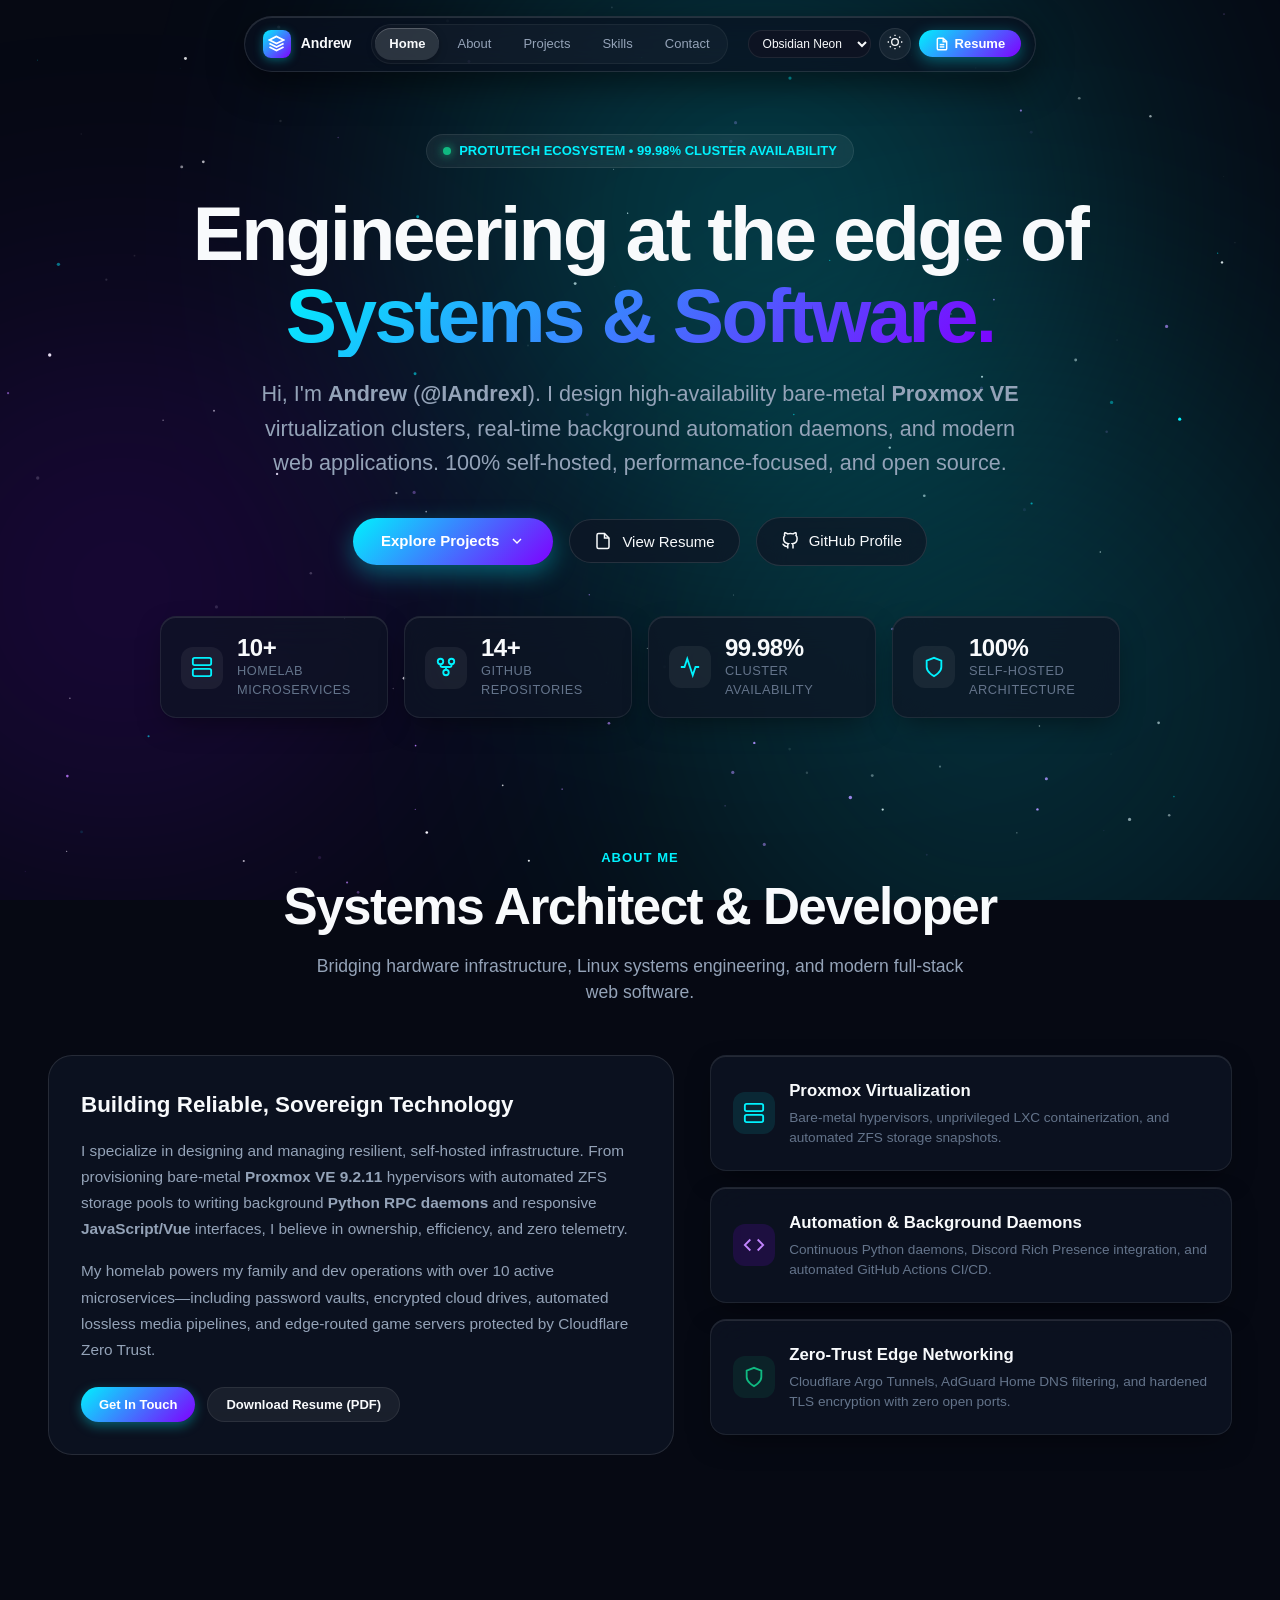
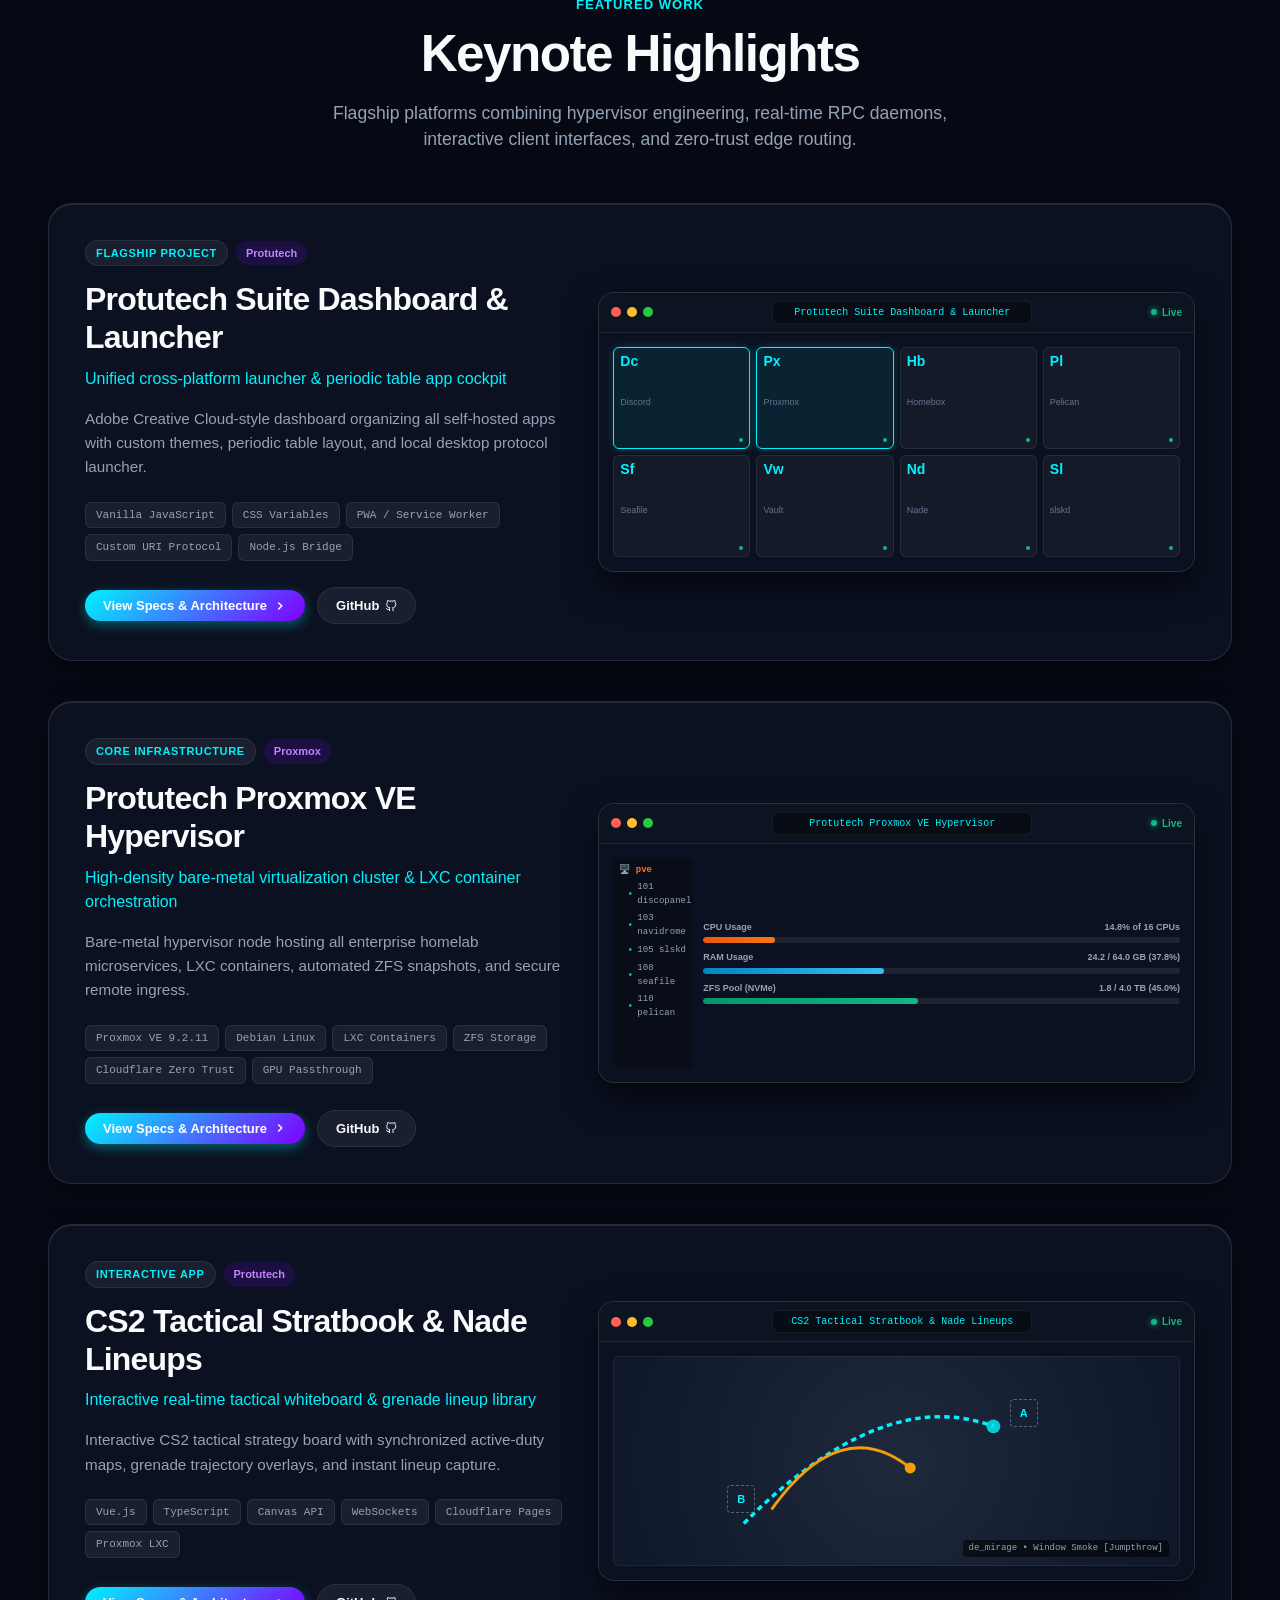
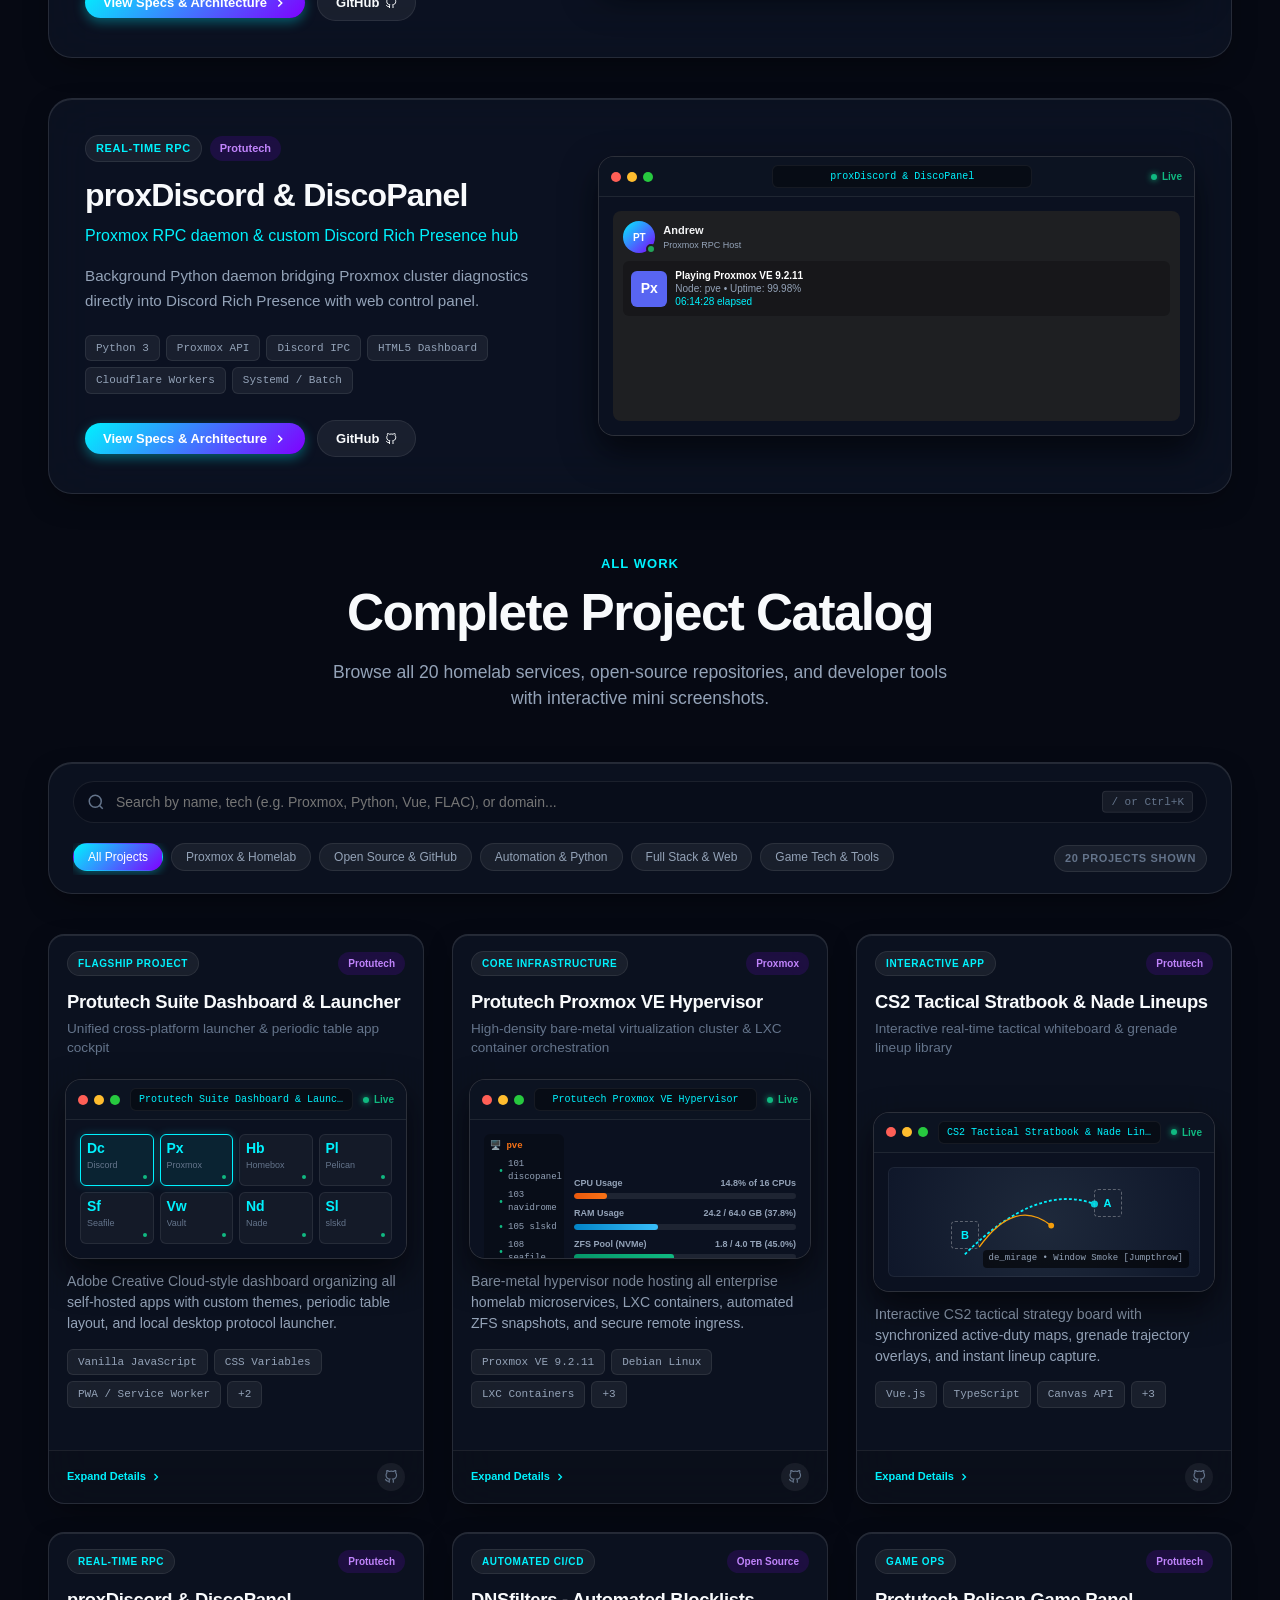
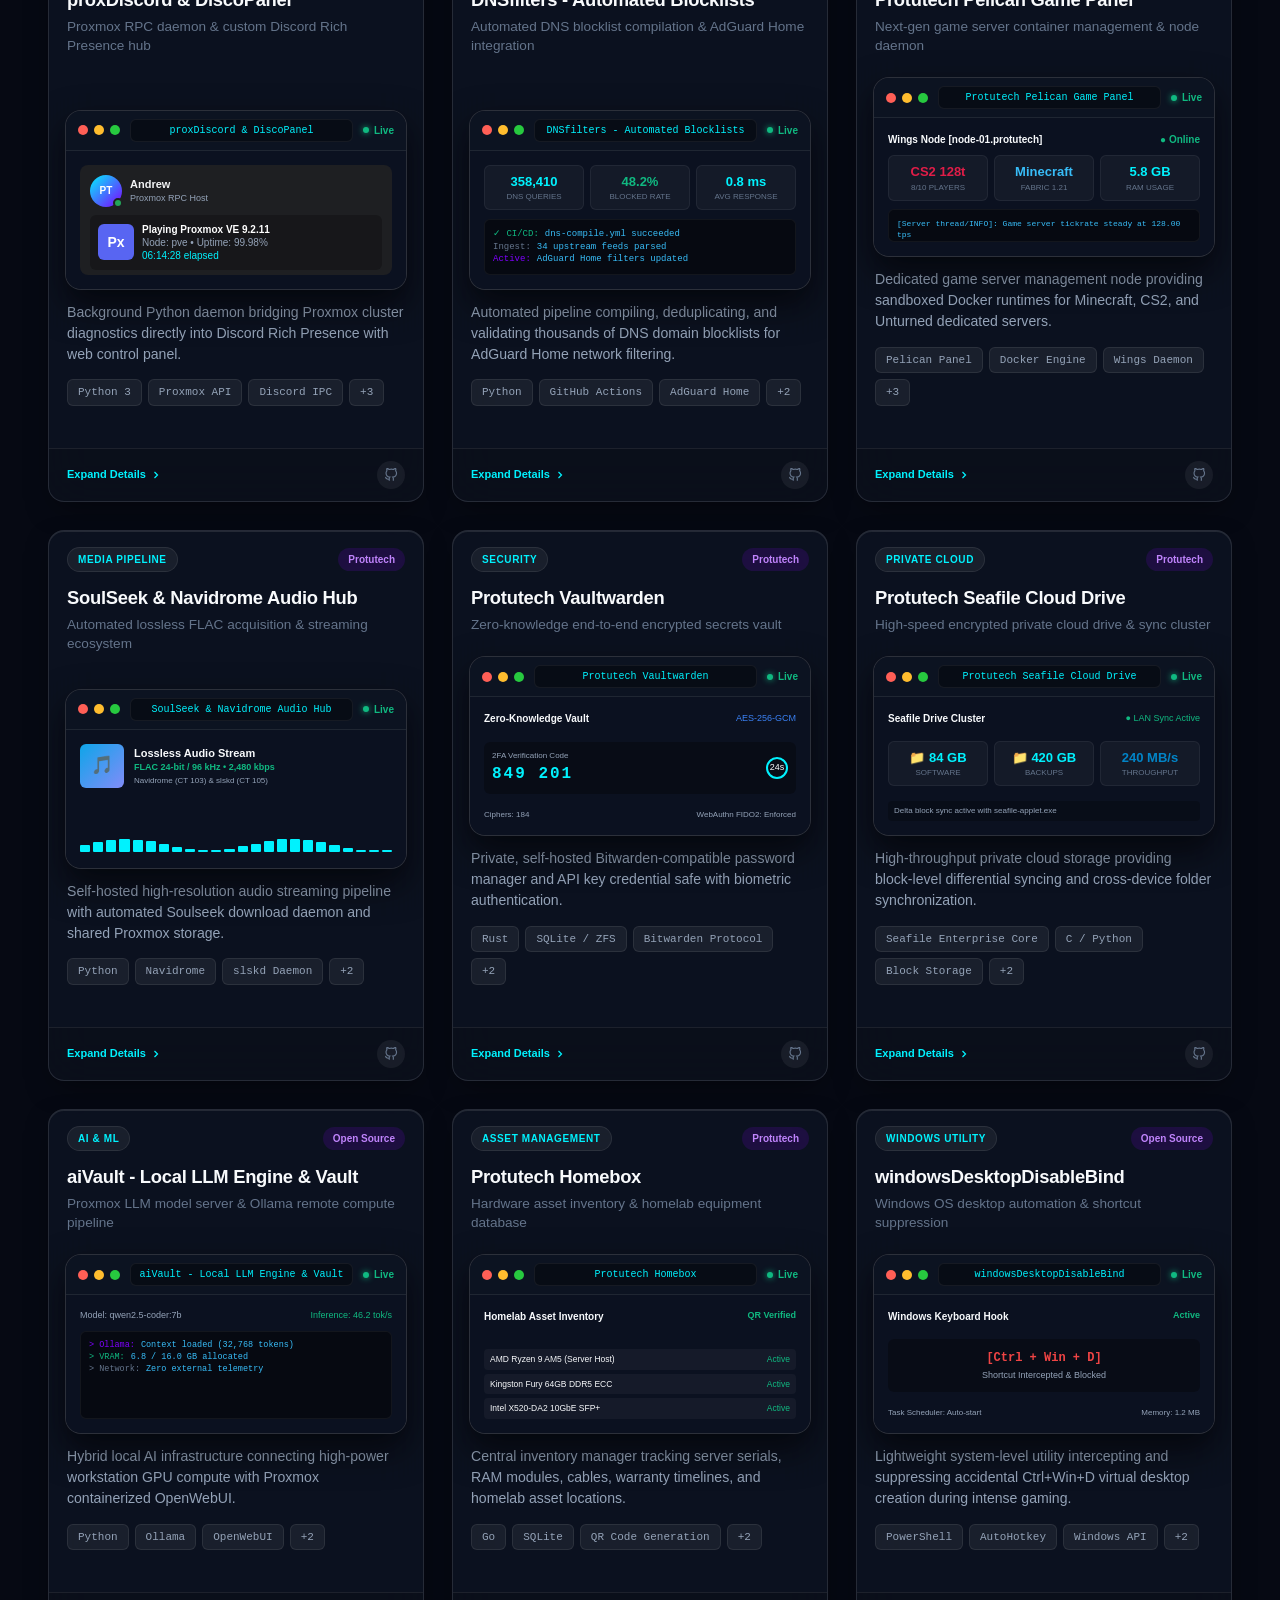
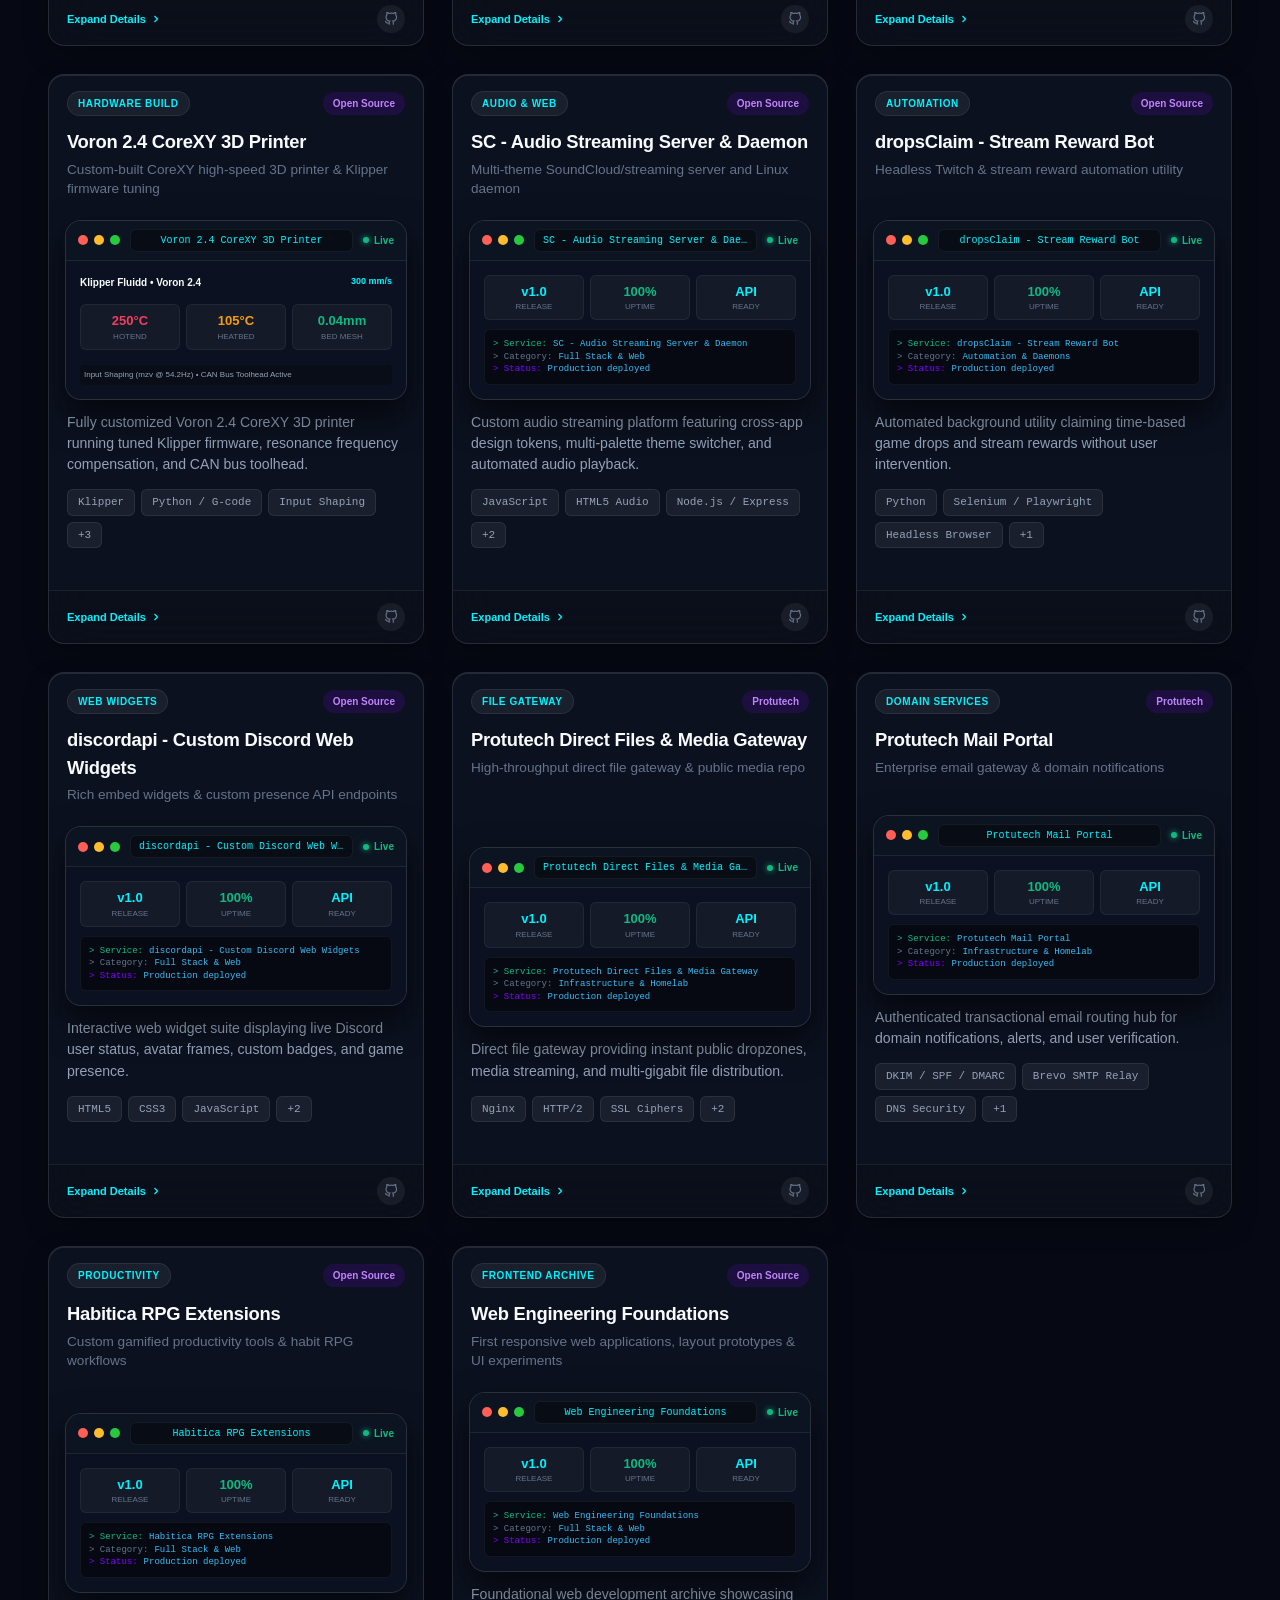
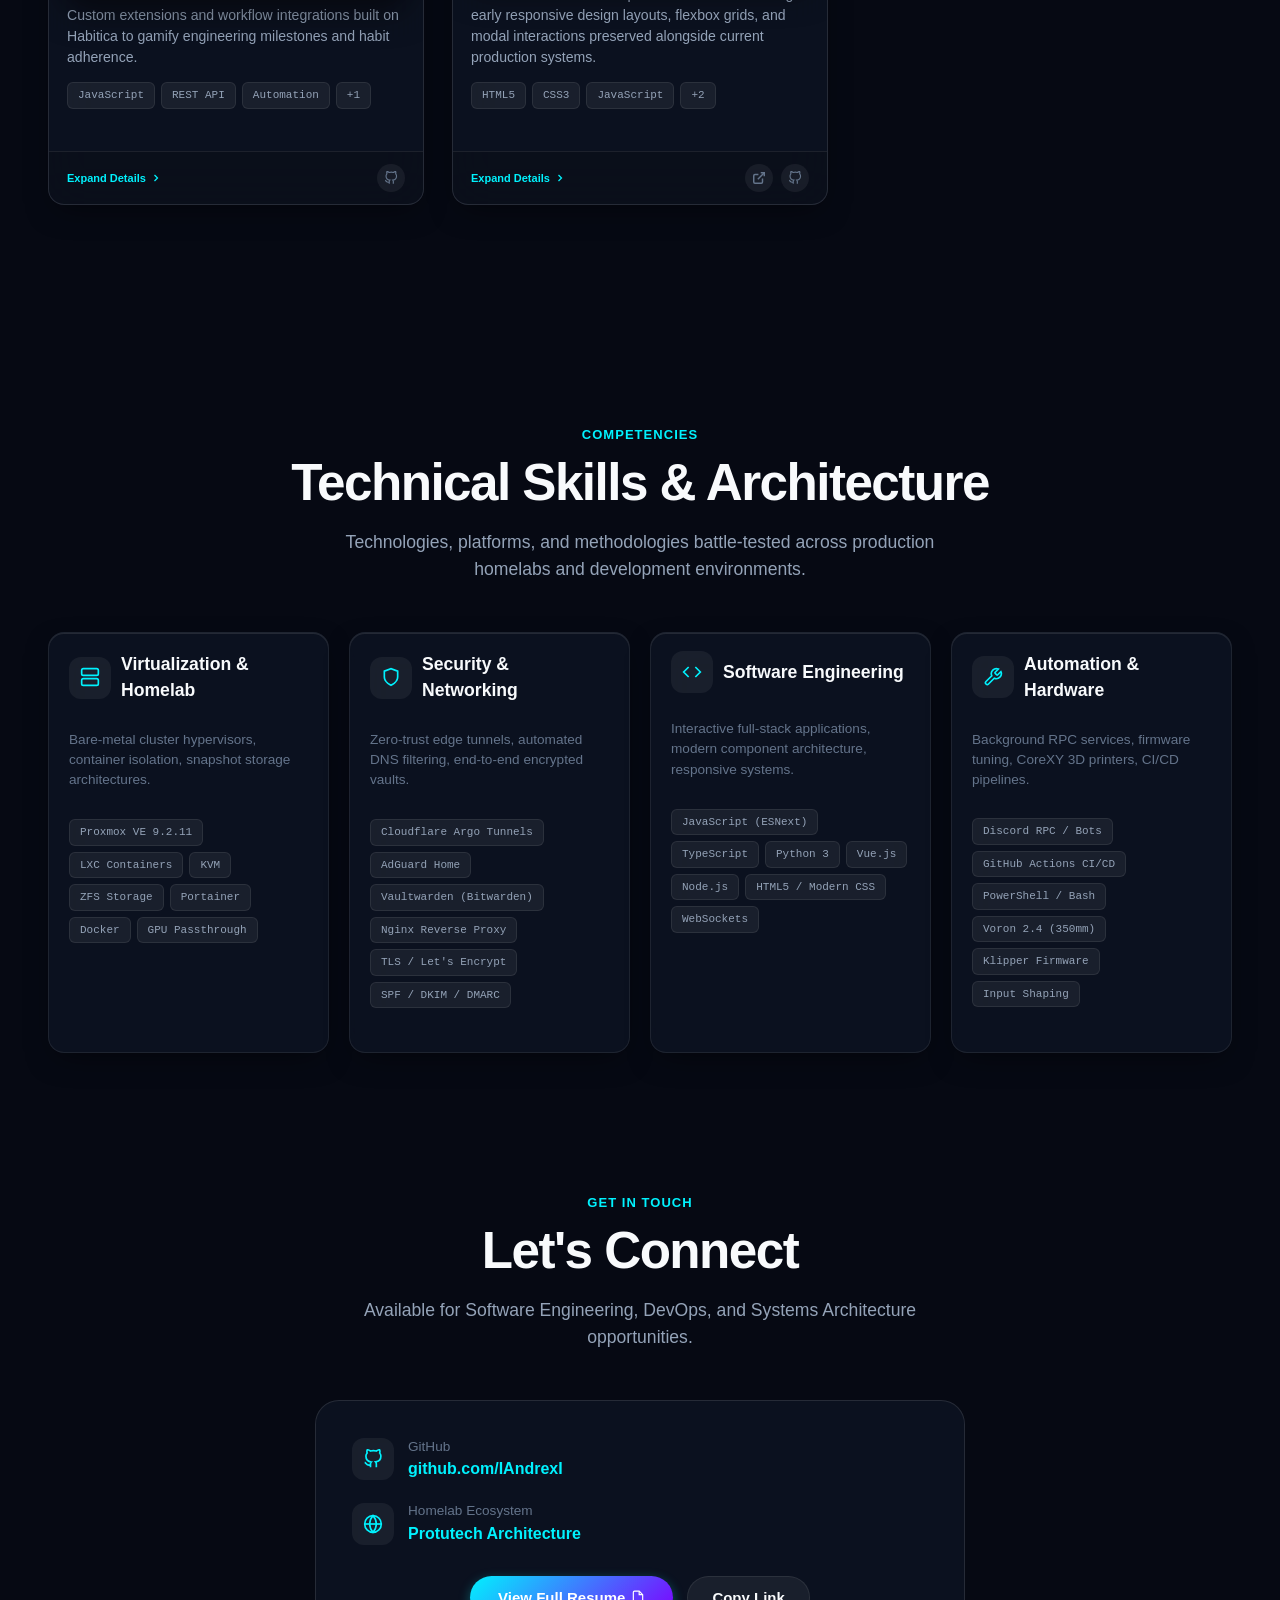
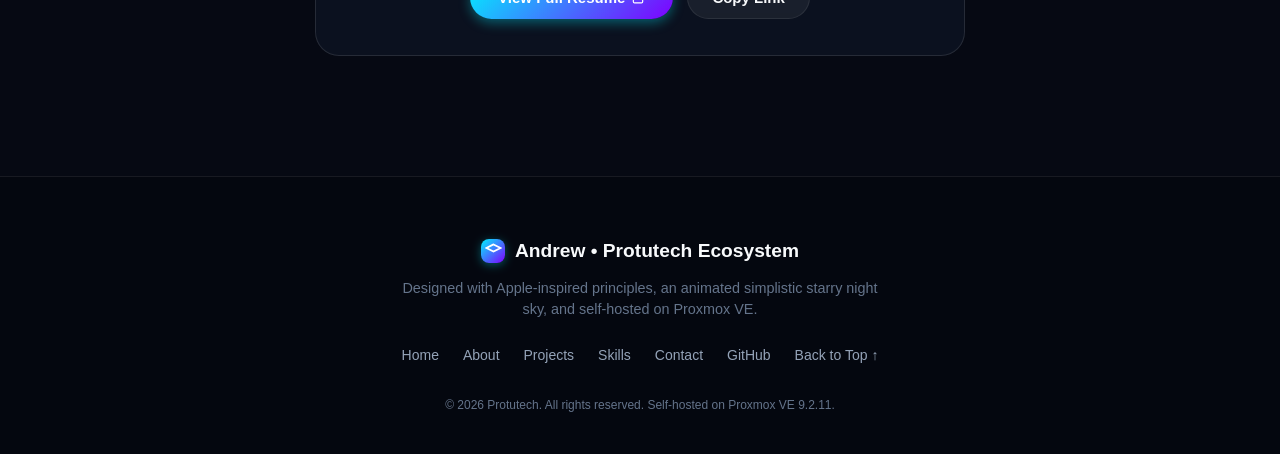
<file: index.html>
<!DOCTYPE html>
<html lang="en" data-theme="dark" data-palette="protutech-obsidian">
<head>
  <meta charset="UTF-8">
  <meta name="viewport" content="width=device-width, initial-scale=1.0">
  <title>Andrew — Systems, Automation & Software Engineer</title>
  <meta name="description" content="Portfolio of Andrew (@IAndrexI) — Self-hosted Proxmox VE infrastructure, Protutech homelab ecosystem, automation daemons, and open-source software engineering.">
  <link rel="icon" type="image/svg+xml" href="assets/protutech-logo.svg">
  <link rel="stylesheet" href="styles.css">
</head>
<body>

  <!-- ====================================================================
       ANIMATED STAR LIGHT & METEOR CANVAS (Starry Night Background)
       ==================================================================== -->
  <canvas id="starry-canvas" aria-hidden="true"></canvas>

  <!-- Ambient Glow Nebulae -->
  <div class="ambient-bg" aria-hidden="true">
    <div class="ambient-orb ambient-orb-1"></div>
    <div class="ambient-orb ambient-orb-2"></div>
    <div class="ambient-orb ambient-orb-3"></div>
  </div>

  <!-- ====================================================================
       APPLE-STYLE SIMPLE GLASS NAVBAR WITH TABS
       ==================================================================== -->
  <div class="navbar-wrapper">
    <nav class="navbar" aria-label="Main Navigation">
      <a href="#home" class="nav-brand">
        <div class="nav-logo-icon">
          <svg viewBox="0 0 24 24" fill="none" stroke="currentColor" stroke-width="2.5">
            <polygon points="12 2 2 7 12 12 22 7 12 2"></polygon>
            <polyline points="2 17 12 22 22 17"></polyline>
            <polyline points="2 12 12 17 22 12"></polyline>
          </svg>
        </div>
        <span>Andrew</span>
      </a>

      <!-- Simple Navigation Tabs -->
      <ul class="nav-links" id="main-nav-tabs">
        <li><a href="#home" class="nav-link active" data-tab="home">Home</a></li>
        <li><a href="#about" class="nav-link" data-tab="about">About</a></li>
        <li><a href="#projects" class="nav-link" data-tab="projects">Projects</a></li>
        <li><a href="#skills" class="nav-link" data-tab="skills">Skills</a></li>
        <li><a href="#contact" class="nav-link" data-tab="contact">Contact</a></li>
      </ul>

      <div class="nav-actions">
        <!-- Palette Switcher -->
        <select class="palette-select" id="palette-select" title="Switch Theme Palette" aria-label="Switch Theme Palette">
          <option value="protutech-obsidian">Obsidian Neon</option>
          <option value="adobe-classic">Adobe Classic</option>
          <option value="cyber-emerald">Cyber Emerald</option>
          <option value="sunset-ember">Sunset Ember</option>
        </select>

        <!-- Light/Dark Toggle -->
        <button class="btn-icon-pill" id="theme-toggle-btn" title="Toggle Light / Dark Mode" aria-label="Toggle Light / Dark Mode">
          <span id="theme-icon">
            <svg viewBox="0 0 24 24" width="16" height="16" fill="none" stroke="currentColor" stroke-width="2"><circle cx="12" cy="12" r="5"></circle><line x1="12" y1="1" x2="12" y2="3"></line><line x1="12" y1="21" x2="12" y2="23"></line><line x1="4.22" y1="4.22" x2="5.64" y2="5.64"></line><line x1="18.36" y1="18.36" x2="19.78" y2="19.78"></line><line x1="1" y1="12" x2="3" y2="12"></line><line x1="21" y1="12" x2="23" y2="12"></line><line x1="4.22" y1="19.78" x2="5.64" y2="18.36"></line><line x1="18.36" y1="5.64" x2="19.78" y2="4.22"></line></svg>
          </span>
        </button>

        <!-- Resume Pill CTA -->
        <button class="btn-pill-primary" onclick="window.PortfolioApp.openResumeModal()">
          <svg width="14" height="14" viewBox="0 0 24 24" fill="none" stroke="currentColor" stroke-width="2.5"><path d="M14 2H6a2 2 0 0 0-2 2v16a2 2 0 0 0 2 2h12a2 2 0 0 0 2-2V8z"></path><polyline points="14 2 14 8 20 8"></polyline><line x1="16" y1="13" x2="8" y2="13"></line><line x1="16" y1="17" x2="8" y2="17"></line></svg>
          <span>Resume</span>
        </button>
      </div>
    </nav>
  </div>

  <main>
    <!-- ====================================================================
         SECTION 1: HOME / HERO (Apple Minimal + Starry Sky)
         ==================================================================== -->
    <section class="hero-section" id="home">
      <div class="container">
        <div class="hero-eyebrow">
          <span class="hero-eyebrow-dot"></span>
          <span>PROTUTECH ECOSYSTEM • 99.98% CLUSTER AVAILABILITY</span>
        </div>

        <h1 class="hero-title">
          Engineering at the edge of <span class="gradient-text">Systems & Software.</span>
        </h1>

        <p class="hero-subtitle">
          Hi, I'm <strong>Andrew</strong> (<strong>@IAndrexI</strong>). I design high-availability bare-metal <strong>Proxmox VE</strong> virtualization clusters, real-time background automation daemons, and modern web applications. 100% self-hosted, performance-focused, and open source.
        </p>

        <div class="hero-cta-group">
          <a href="#projects" class="btn-hero-primary">
            <span>Explore Projects</span>
            <svg width="16" height="16" viewBox="0 0 24 24" fill="none" stroke="currentColor" stroke-width="2"><polyline points="6 9 12 15 18 9"></polyline></svg>
          </a>
          <button class="btn-hero-secondary" onclick="window.PortfolioApp.openResumeModal()">
            <svg width="18" height="18" viewBox="0 0 24 24" fill="none" stroke="currentColor" stroke-width="2"><path d="M14 2H6a2 2 0 0 0-2 2v16a2 2 0 0 0 2 2h12a2 2 0 0 0 2-2V8z"></path><polyline points="14 2 14 8 20 8"></polyline></svg>
            <span>View Resume</span>
          </button>
          <a href="https://github.com/IAndrexI" target="_blank" rel="noopener noreferrer" class="btn-hero-secondary">
            <svg width="18" height="18" viewBox="0 0 24 24" fill="none" stroke="currentColor" stroke-width="2"><path d="M9 19c-5 1.5-5-2.5-7-3m14 6v-3.87a3.37 3.37 0 0 0-.94-2.61c3.14-.35 6.44-1.54 6.44-7A5.44 5.44 0 0 0 20 4.77 5.07 5.07 0 0 0 19.91 1S18.73.65 16 2.48a13.38 13.38 0 0 0-7 0C6.27.65 5.09 1 5.09 1A5.07 5.07 0 0 0 5 4.77a5.44 5.44 0 0 0-1.5 3.78c0 5.42 3.3 6.61 6.44 7A3.37 3.37 0 0 0 9 18.13V22"></path></svg>
            <span>GitHub Profile</span>
          </a>
        </div>

        <!-- Telemetry Stats -->
        <div class="hero-stats">
          <div class="stat-card">
            <div class="stat-icon">
              <svg width="22" height="22" viewBox="0 0 24 24" fill="none" stroke="currentColor" stroke-width="2"><rect x="2" y="2" width="20" height="8" rx="2" ry="2"></rect><rect x="2" y="14" width="20" height="8" rx="2" ry="2"></rect><line x1="6" y1="6" x2="6.01" y2="6"></line><line x1="6" y1="18" x2="6.01" y2="18"></line></svg>
            </div>
            <div>
              <div class="stat-value">10+</div>
              <div class="stat-label">Homelab Microservices</div>
            </div>
          </div>

          <div class="stat-card">
            <div class="stat-icon">
              <svg width="22" height="22" viewBox="0 0 24 24" fill="none" stroke="currentColor" stroke-width="2"><circle cx="12" cy="18" r="3"></circle><circle cx="6" cy="6" r="3"></circle><circle cx="18" cy="6" r="3"></circle><path d="M18 9v1a2 2 0 0 1-2 2H8a2 2 0 0 1-2-2V9"></path><path d="M12 12v3"></path></svg>
            </div>
            <div>
              <div class="stat-value">14+</div>
              <div class="stat-label">GitHub Repositories</div>
            </div>
          </div>

          <div class="stat-card">
            <div class="stat-icon">
              <svg width="22" height="22" viewBox="0 0 24 24" fill="none" stroke="currentColor" stroke-width="2"><polyline points="22 12 18 12 15 21 9 3 6 12 2 12"></polyline></svg>
            </div>
            <div>
              <div class="stat-value">99.98%</div>
              <div class="stat-label">Cluster Availability</div>
            </div>
          </div>

          <div class="stat-card">
            <div class="stat-icon">
              <svg width="22" height="22" viewBox="0 0 24 24" fill="none" stroke="currentColor" stroke-width="2"><path d="M12 22s8-4 8-10V5l-8-3-8 3v7c0 6 8 10 8 10z"></path></svg>
            </div>
            <div>
              <div class="stat-value">100%</div>
              <div class="stat-label">Self-Hosted Architecture</div>
            </div>
          </div>
        </div>
      </div>
    </section>

    <!-- ====================================================================
         SECTION 2: ABOUT (Similar to Eric David style + Systems Focus)
         ==================================================================== -->
    <section class="showcase-section" id="about">
      <div class="container">
        <div class="section-header">
          <span class="section-tag">About Me</span>
          <h2 class="section-title">Systems Architect & Developer</h2>
          <p class="section-desc">
            Bridging hardware infrastructure, Linux systems engineering, and modern full-stack web software.
          </p>
        </div>

        <div style="display: grid; grid-template-columns: 1.2fr 1fr; gap: 36px; align-items: start;">
          <div class="about-card" style="background: var(--bg-card); border: 1px solid var(--border-card); border-radius: var(--radius-lg); padding: 32px; backdrop-filter: blur(24px);">
            <h3 style="font-size: 1.4rem; font-weight: 700; margin-bottom: 16px; color: var(--text-primary);">
              Building Reliable, Sovereign Technology
            </h3>
            <p style="font-size: 0.96rem; color: var(--text-secondary); line-height: 1.7; margin-bottom: 16px;">
              I specialize in designing and managing resilient, self-hosted infrastructure. From provisioning bare-metal <strong>Proxmox VE 9.2.11</strong> hypervisors with automated ZFS storage pools to writing background <strong>Python RPC daemons</strong> and responsive <strong>JavaScript/Vue</strong> interfaces, I believe in ownership, efficiency, and zero telemetry.
            </p>
            <p style="font-size: 0.96rem; color: var(--text-secondary); line-height: 1.7; margin-bottom: 24px;">
              My homelab powers my family and dev operations with over 10 active microservices—including password vaults, encrypted cloud drives, automated lossless media pipelines, and edge-routed game servers protected by Cloudflare Zero Trust.
            </p>
            <div style="display: flex; gap: 12px; flex-wrap: wrap;">
              <a href="#contact" class="btn-card-action primary">Get In Touch</a>
              <button class="btn-card-action secondary" onclick="window.PortfolioApp.openResumeModal()">Download Resume (PDF)</button>
            </div>
          </div>

          <div style="display: flex; flex-direction: column; gap: 16px;">
            <div class="stat-card" style="padding: 22px;">
              <div class="stat-icon" style="background: rgba(0, 242, 254, 0.1); color: var(--accent-primary);">
                <svg width="22" height="22" viewBox="0 0 24 24" fill="none" stroke="currentColor" stroke-width="2"><rect x="2" y="2" width="20" height="8" rx="2" ry="2"></rect><rect x="2" y="14" width="20" height="8" rx="2" ry="2"></rect><line x1="6" y1="6" x2="6.01" y2="6"></line><line x1="6" y1="18" x2="6.01" y2="18"></line></svg>
              </div>
              <div>
                <h4 style="font-size: 1.05rem; font-weight: 700; margin-bottom: 4px;">Proxmox Virtualization</h4>
                <p style="font-size: 0.85rem; color: var(--text-muted); line-height: 1.5;">Bare-metal hypervisors, unprivileged LXC containerization, and automated ZFS storage snapshots.</p>
              </div>
            </div>

            <div class="stat-card" style="padding: 22px;">
              <div class="stat-icon" style="background: rgba(127, 0, 255, 0.15); color: #c084fc;">
                <svg width="22" height="22" viewBox="0 0 24 24" fill="none" stroke="currentColor" stroke-width="2"><polyline points="16 18 22 12 16 6"></polyline><polyline points="8 6 2 12 8 18"></polyline></svg>
              </div>
              <div>
                <h4 style="font-size: 1.05rem; font-weight: 700; margin-bottom: 4px;">Automation & Background Daemons</h4>
                <p style="font-size: 0.85rem; color: var(--text-muted); line-height: 1.5;">Continuous Python daemons, Discord Rich Presence integration, and automated GitHub Actions CI/CD.</p>
              </div>
            </div>

            <div class="stat-card" style="padding: 22px;">
              <div class="stat-icon" style="background: rgba(16, 185, 129, 0.1); color: var(--color-success);">
                <svg width="22" height="22" viewBox="0 0 24 24" fill="none" stroke="currentColor" stroke-width="2"><path d="M12 22s8-4 8-10V5l-8-3-8 3v7c0 6 8 10 8 10z"></path></svg>
              </div>
              <div>
                <h4 style="font-size: 1.05rem; font-weight: 700; margin-bottom: 4px;">Zero-Trust Edge Networking</h4>
                <p style="font-size: 0.85rem; color: var(--text-muted); line-height: 1.5;">Cloudflare Argo Tunnels, AdGuard Home DNS filtering, and hardened TLS encryption with zero open ports.</p>
              </div>
            </div>
          </div>
        </div>
      </div>
    </section>

    <!-- ====================================================================
         SECTION 3: PROJECTS (Apple Keynote Scroll-Expand + Full Gallery)
         ==================================================================== -->
    <section class="showcase-section" id="projects">
      <div class="container">
        <!-- Keynote Highlights Header -->
        <div class="section-header">
          <span class="section-tag">Featured Work</span>
          <h2 class="section-title">Keynote Highlights</h2>
          <p class="section-desc">
            Flagship platforms combining hypervisor engineering, real-time RPC daemons, interactive client interfaces, and zero-trust edge routing.
          </p>
        </div>

        <!-- Apple Scroll-Expand Bento Cards -->
        <div class="bento-featured-grid" id="featured-cards-container" style="margin-bottom: 60px;">
          <!-- Dynamically populated by app.js -->
        </div>

        <!-- Complete Catalog Header -->
        <div class="section-header" style="margin-top: 40px;">
          <span class="section-tag">All Work</span>
          <h2 class="section-title">Complete Project Catalog</h2>
          <p class="section-desc">
            Browse all 20 homelab services, open-source repositories, and developer tools with interactive mini screenshots.
          </p>
        </div>

        <!-- Filter & Search Bar -->
        <div class="filter-search-bar">
          <div class="search-input-wrapper">
            <svg class="search-icon-left" width="18" height="18" viewBox="0 0 24 24" fill="none" stroke="currentColor" stroke-width="2"><circle cx="11" cy="11" r="8"></circle><line x1="21" y1="21" x2="16.65" y2="16.65"></line></svg>
            <input type="text" class="search-input" id="project-search" placeholder="Search by name, tech (e.g. Proxmox, Python, Vue, FLAC), or domain...">
            <span class="search-shortcut-pill">/ or Ctrl+K</span>
          </div>

          <div style="display: flex; align-items: center; justify-content: space-between; flex-wrap: wrap; gap: 12px;">
            <div class="category-pills-row" id="category-pills">
              <button class="category-pill active" data-category="All">All Projects</button>
              <button class="category-pill" data-category="Proxmox & Homelab">Proxmox & Homelab</button>
              <button class="category-pill" data-category="Open Source & GitHub">Open Source & GitHub</button>
              <button class="category-pill" data-category="Automation & Python">Automation & Python</button>
              <button class="category-pill" data-category="Full Stack & Web">Full Stack & Web</button>
              <button class="category-pill" data-category="Game Tech">Game Tech & Tools</button>
            </div>
            <span class="feature-pill" id="project-count-badge" style="background: var(--bg-pill); color: var(--text-muted);">20 Projects Shown</span>
          </div>
        </div>

        <!-- Projects Grid -->
        <div class="projects-gallery-grid" id="projects-grid">
          <!-- Dynamically populated by app.js with mini screenshots -->
        </div>
      </div>
    </section>

    <!-- ====================================================================
         SECTION 4: SKILLS & TECHNICAL ARCHITECTURE
         ==================================================================== -->
    <section class="showcase-section" id="skills">
      <div class="container">
        <div class="section-header">
          <span class="section-tag">Competencies</span>
          <h2 class="section-title">Technical Skills & Architecture</h2>
          <p class="section-desc">
            Technologies, platforms, and methodologies battle-tested across production homelabs and development environments.
          </p>
        </div>

        <div style="display: grid; grid-template-columns: repeat(auto-fit, minmax(280px, 1fr)); gap: 20px;">
          <div class="stat-card" style="flex-direction: column; align-items: flex-start;">
            <div style="display: flex; align-items: center; gap: 10px; margin-bottom: 12px;">
              <div class="stat-icon"><svg width="20" height="20" viewBox="0 0 24 24" fill="none" stroke="currentColor" stroke-width="2"><rect x="2" y="2" width="20" height="8" rx="2" ry="2"></rect><rect x="2" y="14" width="20" height="8" rx="2" ry="2"></rect><line x1="6" y1="6" x2="6.01" y2="6"></line><line x1="6" y1="18" x2="6.01" y2="18"></line></svg></div>
              <h4 style="font-size: 1.1rem; font-weight: 700;">Virtualization & Homelab</h4>
            </div>
            <p style="font-size: 0.85rem; color: var(--text-muted); margin-bottom: 14px;">Bare-metal cluster hypervisors, container isolation, snapshot storage architectures.</p>
            <div class="tech-tags">
              <span class="tech-tag">Proxmox VE 9.2.11</span>
              <span class="tech-tag">LXC Containers</span>
              <span class="tech-tag">KVM</span>
              <span class="tech-tag">ZFS Storage</span>
              <span class="tech-tag">Portainer</span>
              <span class="tech-tag">Docker</span>
              <span class="tech-tag">GPU Passthrough</span>
            </div>
          </div>

          <div class="stat-card" style="flex-direction: column; align-items: flex-start;">
            <div style="display: flex; align-items: center; gap: 10px; margin-bottom: 12px;">
              <div class="stat-icon"><svg width="20" height="20" viewBox="0 0 24 24" fill="none" stroke="currentColor" stroke-width="2"><path d="M12 22s8-4 8-10V5l-8-3-8 3v7c0 6 8 10 8 10z"></path></svg></div>
              <h4 style="font-size: 1.1rem; font-weight: 700;">Security & Networking</h4>
            </div>
            <p style="font-size: 0.85rem; color: var(--text-muted); margin-bottom: 14px;">Zero-trust edge tunnels, automated DNS filtering, end-to-end encrypted vaults.</p>
            <div class="tech-tags">
              <span class="tech-tag">Cloudflare Argo Tunnels</span>
              <span class="tech-tag">AdGuard Home</span>
              <span class="tech-tag">Vaultwarden (Bitwarden)</span>
              <span class="tech-tag">Nginx Reverse Proxy</span>
              <span class="tech-tag">TLS / Let's Encrypt</span>
              <span class="tech-tag">SPF / DKIM / DMARC</span>
            </div>
          </div>

          <div class="stat-card" style="flex-direction: column; align-items: flex-start;">
            <div style="display: flex; align-items: center; gap: 10px; margin-bottom: 12px;">
              <div class="stat-icon"><svg width="20" height="20" viewBox="0 0 24 24" fill="none" stroke="currentColor" stroke-width="2"><polyline points="16 18 22 12 16 6"></polyline><polyline points="8 6 2 12 8 18"></polyline></svg></div>
              <h4 style="font-size: 1.1rem; font-weight: 700;">Software Engineering</h4>
            </div>
            <p style="font-size: 0.85rem; color: var(--text-muted); margin-bottom: 14px;">Interactive full-stack applications, modern component architecture, responsive systems.</p>
            <div class="tech-tags">
              <span class="tech-tag">JavaScript (ESNext)</span>
              <span class="tech-tag">TypeScript</span>
              <span class="tech-tag">Python 3</span>
              <span class="tech-tag">Vue.js</span>
              <span class="tech-tag">Node.js</span>
              <span class="tech-tag">HTML5 / Modern CSS</span>
              <span class="tech-tag">WebSockets</span>
            </div>
          </div>

          <div class="stat-card" style="flex-direction: column; align-items: flex-start;">
            <div style="display: flex; align-items: center; gap: 10px; margin-bottom: 12px;">
              <div class="stat-icon"><svg width="20" height="20" viewBox="0 0 24 24" fill="none" stroke="currentColor" stroke-width="2"><path d="M14.7 6.3a1 1 0 0 0 0 1.4l1.6 1.6a1 1 0 0 0 1.4 0l3.77-3.77a6 6 0 0 1-7.94 7.94l-6.91 6.91a2.12 2.12 0 0 1-3-3l6.91-6.91a6 6 0 0 1 7.94-7.94l-3.76 3.76z"></path></svg></div>
              <h4 style="font-size: 1.1rem; font-weight: 700;">Automation & Hardware</h4>
            </div>
            <p style="font-size: 0.85rem; color: var(--text-muted); margin-bottom: 14px;">Background RPC services, firmware tuning, CoreXY 3D printers, CI/CD pipelines.</p>
            <div class="tech-tags">
              <span class="tech-tag">Discord RPC / Bots</span>
              <span class="tech-tag">GitHub Actions CI/CD</span>
              <span class="tech-tag">PowerShell / Bash</span>
              <span class="tech-tag">Voron 2.4 (350mm)</span>
              <span class="tech-tag">Klipper Firmware</span>
              <span class="tech-tag">Input Shaping</span>
            </div>
          </div>
        </div>
      </div>
    </section>

    <!-- ====================================================================
         SECTION 5: CONTACT & RESUME
         ==================================================================== -->
    <section class="showcase-section" id="contact" style="padding-bottom: 40px;">
      <div class="container" style="text-align: center;">
        <div class="section-header">
          <span class="section-tag">Get In Touch</span>
          <h2 class="section-title">Let's Connect</h2>
          <p class="section-desc">
            Available for Software Engineering, DevOps, and Systems Architecture opportunities.
          </p>
        </div>

        <div style="max-width: 650px; margin: 0 auto; background: var(--bg-card); border: 1px solid var(--border-card); border-radius: var(--radius-lg); padding: 36px; backdrop-filter: blur(24px);">
          <div style="display: flex; flex-direction: column; gap: 20px; text-align: left; margin-bottom: 30px;">
            <div style="display: flex; align-items: center; gap: 14px;">
              <div class="stat-icon"><svg width="20" height="20" viewBox="0 0 24 24" fill="none" stroke="currentColor" stroke-width="2"><path d="M9 19c-5 1.5-5-2.5-7-3m14 6v-3.87a3.37 3.37 0 0 0-.94-2.61c3.14-.35 6.44-1.54 6.44-7A5.44 5.44 0 0 0 20 4.77 5.07 5.07 0 0 0 19.91 1S18.73.65 16 2.48a13.38 13.38 0 0 0-7 0C6.27.65 5.09 1 5.09 1A5.07 5.07 0 0 0 5 4.77a5.44 5.44 0 0 0-1.5 3.78c0 5.42 3.3 6.61 6.44 7A3.37 3.37 0 0 0 9 18.13V22"></path></svg></div>
              <div>
                <div style="font-size: 0.85rem; color: var(--text-muted);">GitHub</div>
                <a href="https://github.com/IAndrexI" target="_blank" rel="noopener noreferrer" style="font-weight: 600; color: var(--accent-primary); text-decoration: none;">github.com/IAndrexI</a>
              </div>
            </div>

            <div style="display: flex; align-items: center; gap: 14px;">
              <div class="stat-icon"><svg width="20" height="20" viewBox="0 0 24 24" fill="none" stroke="currentColor" stroke-width="2"><circle cx="12" cy="12" r="10"></circle><line x1="2" y1="12" x2="22" y2="12"></line><path d="M12 2a15.3 15.3 0 0 1 4 10 15.3 15.3 0 0 1-4 10 15.3 15.3 0 0 1-4-10 15.3 15.3 0 0 1 4-10z"></path></svg></div>
              <div>
                <div style="font-size: 0.85rem; color: var(--text-muted);">Homelab Ecosystem</div>
                <div style="font-weight: 600; color: var(--accent-primary);">Protutech Architecture</div>
              </div>
            </div>

          </div>

          <div style="display: flex; gap: 14px; justify-content: center; flex-wrap: wrap;">
            <button class="btn-card-action primary" onclick="window.PortfolioApp.openResumeModal()" style="padding: 12px 28px; font-size: 15px;">
              <span>View Full Resume</span>
              <svg width="14" height="14" viewBox="0 0 24 24" fill="none" stroke="currentColor" stroke-width="2"><path d="M14 2H6a2 2 0 0 0-2 2v16a2 2 0 0 0 2 2h12a2 2 0 0 0 2-2V8z"></path><polyline points="14 2 14 8 20 8"></polyline></svg>
            </button>
            <button class="btn-card-action secondary" onclick="navigator.clipboard.writeText('https://github.com/IAndrexI'); alert('GitHub URL copied to clipboard!');" style="padding: 12px 24px; font-size: 15px;">
              <span>Copy Link</span>
            </button>
          </div>
        </div>
      </div>
    </section>
  </main>

  <!-- ====================================================================
       APPLE-STYLE FULL DETAIL MODAL (Card Expansion)
       ==================================================================== -->
  <div class="modal-backdrop" id="project-detail-modal" role="dialog" aria-modal="true" aria-label="Project Details">
    <div class="apple-modal">
      <button class="modal-close-btn" aria-label="Close modal">
        <svg width="20" height="20" viewBox="0 0 24 24" fill="none" stroke="currentColor" stroke-width="2"><line x1="18" y1="6" x2="6" y2="18"></line><line x1="6" y1="6" x2="18" y2="18"></line></svg>
      </button>
      <div id="modal-detail-body">
        <!-- Rendered dynamically by app.js -->
      </div>
    </div>
  </div>

  <!-- ====================================================================
       RESUME MODAL (Ready for Print & PDF)
       ==================================================================== -->
  <div class="modal-backdrop" id="resume-modal" role="dialog" aria-modal="true" aria-label="Resume & Credentials">
    <div class="apple-modal resume-modal-content">
      <button class="modal-close-btn" aria-label="Close resume">
        <svg width="20" height="20" viewBox="0 0 24 24" fill="none" stroke="currentColor" stroke-width="2"><line x1="18" y1="6" x2="6" y2="18"></line><line x1="6" y1="6" x2="18" y2="18"></line></svg>
      </button>

      <div class="resume-header-block">
        <h2 class="resume-name">Andrew</h2>
        <div class="resume-role-tag">Software Engineer & Systems Architect</div>
        <div class="resume-contact-row">
          <span>GitHub: <a href="https://github.com/IAndrexI" target="_blank" rel="noopener noreferrer" style="color:var(--accent-primary);">github.com/IAndrexI</a></span>
          <span>Homelab: Protutech Infrastructure</span>
          <span>Location: United States</span>
          <span>Status: Open to Engineering Opportunities</span>
        </div>
      </div>

      <div class="resume-skill-category">
        <h4 class="resume-skill-cat-title">Executive Summary</h4>
        <p style="font-size: 0.94rem; color: var(--text-secondary); line-height: 1.6; margin-bottom: 16px;">
          Software and Systems Engineer with a demonstrated track record of designing, deploying, and maintaining resilient self-hosted infrastructure and full-stack software. Proven experience orchestrating bare-metal Proxmox clusters hosting 10+ production microservices with 99.98% uptime, developing automated Python and Discord RPC daemons, and shipping intuitive, responsive client interfaces.
        </p>
      </div>

      <div class="resume-skill-category">
        <h4 class="resume-skill-cat-title">Selected Production Highlights & Accomplishments</h4>
        <ul class="resume-bullets-list" style="margin-bottom: 20px;">
          <li class="resume-bullet-item">
            <strong>Protutech Proxmox VE Cluster:</strong> Designed bare-metal virtualization infrastructure supporting 10+ containerized workloads (LXC) with zero-overhead ZFS storage, GPU passthrough, and zero-trust Cloudflare Argo Tunnels.
          </li>
          <li class="resume-bullet-item">
            <strong>Protutech Suite Dashboard (ProtutechDash):</strong> Engineered Adobe Suite-inspired unified launcher with Periodic Table mode, cross-tab CSS variable theme engine, and native desktop URI dispatcher daemon.
          </li>
          <li class="resume-bullet-item">
            <strong>CS2 Tactical Stratbook & Nade Lineups:</strong> Built interactive 2D canvas whiteboard with mathematical trajectory modeling and mobile companion synchronization deployed on Proxmox LXC.
          </li>
          <li class="resume-bullet-item">
            <strong>proxDiscord & RPC Daemon:</strong> Developed real-time Python service polling Proxmox cluster REST APIs to broadcast live hypervisor diagnostics to Discord Rich Presence with administrative web controls.
          </li>
          <li class="resume-bullet-item">
            <strong>DNSfilters & CI/CD Pipeline:</strong> Authored automated GitHub Actions pipeline ingesting, deduplicating, and validating 350,000+ domain filters for zero-latency network telemetry prevention.
          </li>
          <li class="resume-bullet-item">
            <strong>Voron 2.4 CoreXY 3D Printer:</strong> Electro-mechanical fabrication and firmware tuning with ADXL345 accelerometer resonance compensation (Input Shaping) for high-speed precision manufacturing.
          </li>
        </ul>
      </div>

      <div class="resume-skill-category">
        <h4 class="resume-skill-cat-title">Technical Skills Matrix</h4>
        <div style="font-size: 0.88rem; line-height: 1.8; color: var(--text-secondary);">
          <div><strong style="color:var(--text-primary);">Languages:</strong> Python, JavaScript (ES6+), TypeScript, PowerShell, Bash, SQL, HTML5/CSS3</div>
          <div><strong style="color:var(--text-primary);">Systems & Cloud:</strong> Proxmox VE 9.2.11, Debian Linux, LXC Containers, Docker, ZFS Storage, Cloudflare Zero Trust, Nginx</div>
          <div><strong style="color:var(--text-primary);">Frameworks & Libraries:</strong> Vue.js, Node.js, Express, Discord API/IPC, Canvas API, PWA / Service Workers</div>
          <div><strong style="color:var(--text-primary);">Security & Protocols:</strong> WebAuthn / 2FA, Vaultwarden, DKIM/SPF/DMARC, REST APIs, WebSockets, DNS Filtering</div>
        </div>
      </div>

      <div class="modal-cta-footer" style="margin-top: 24px;">
        <button class="btn-card-action primary" onclick="document.getElementById('resume-modal').classList.remove('active'); document.body.style.overflow = '';">
          <span>Close Resume</span>
        </button>
        <button class="btn-card-action secondary" onclick="navigator.clipboard.writeText(window.location.href); alert('Portfolio link copied to clipboard!');">
          <svg width="14" height="14" viewBox="0 0 24 24" fill="none" stroke="currentColor" stroke-width="2"><rect x="9" y="9" width="13" height="13" rx="2" ry="2"></rect><path d="M5 15H4a2 2 0 0 1-2-2V4a2 2 0 0 1 2-2h9a2 2 0 0 1 2 2v1"></path></svg>
          <span>Share Link</span>
        </button>
      </div>
    </div>
  </div>

  <!-- ====================================================================
       FOOTER
       ==================================================================== -->
  <footer class="footer">
    <div class="container">
      <div class="footer-brand">
        <div class="nav-logo-icon" style="width: 24px; height: 24px;">
          <svg viewBox="0 0 24 24" fill="none" stroke="currentColor" stroke-width="2.5"><polygon points="12 2 2 7 12 12 22 7 12 2"></polygon></svg>
        </div>
        <span>Andrew • Protutech Ecosystem</span>
      </div>
      <p class="footer-tagline">
        Designed with Apple-inspired principles, an animated simplistic starry night sky, and self-hosted on Proxmox VE.
      </p>
      <div class="footer-links-row">
        <a href="#home" class="footer-link">Home</a>
        <a href="#about" class="footer-link">About</a>
        <a href="#projects" class="footer-link">Projects</a>
        <a href="#skills" class="footer-link">Skills</a>
        <a href="#contact" class="footer-link">Contact</a>
        <a href="https://github.com/IAndrexI" target="_blank" rel="noopener noreferrer" class="footer-link">GitHub</a>
        <a href="#home" class="footer-link">Back to Top ↑</a>
      </div>
      <div class="footer-copy">
        &copy; 2026 Protutech. All rights reserved. Self-hosted on Proxmox VE 9.2.11.
      </div>
    </div>
  </footer>

  <!-- Scripts -->
  <script src="projects-data.js"></script>
  <script src="app.js"></script>
</body>
</html>
</file>
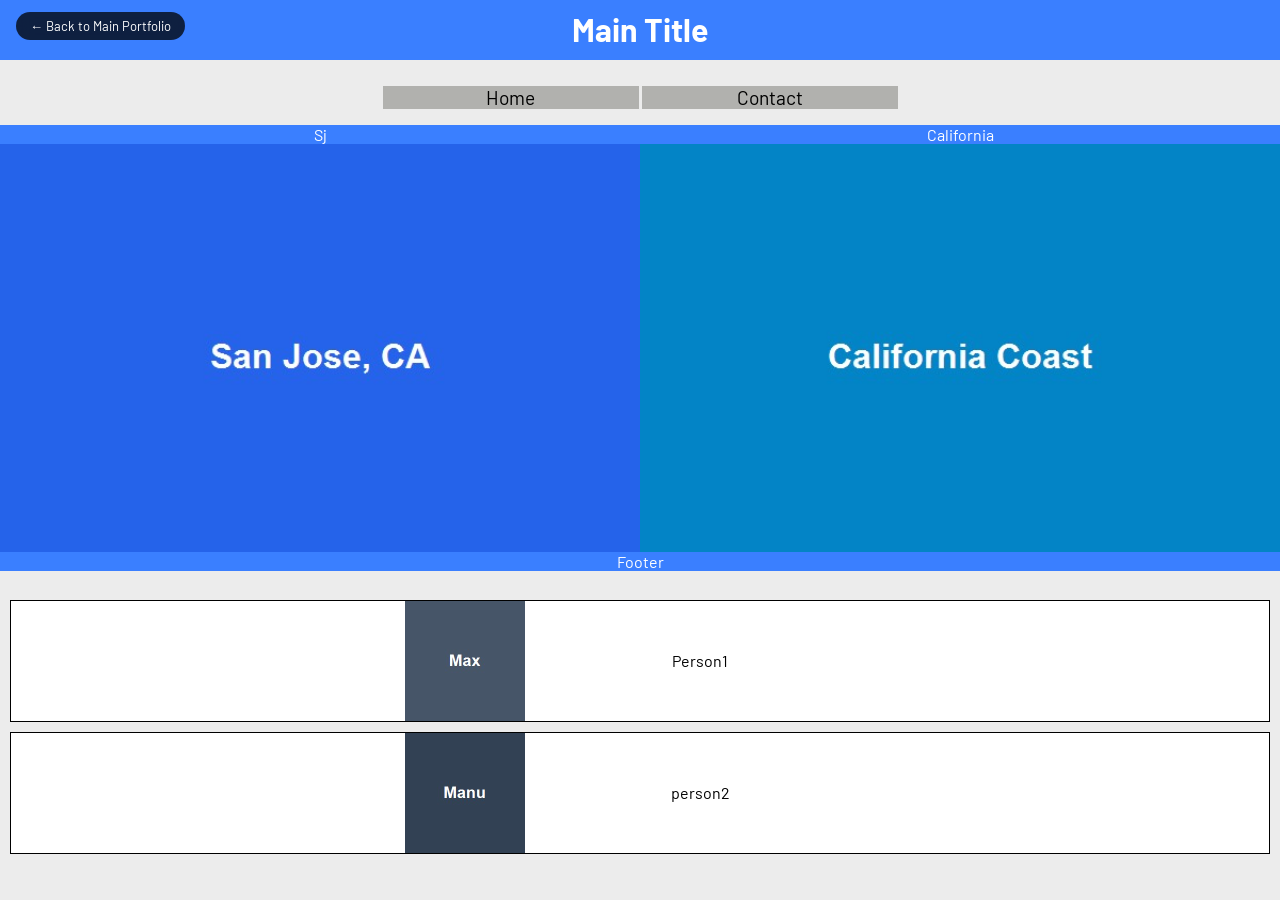
<file: archive/practice-page/index.html>
<!DOCTYPE html>
<html>
    <head>
        <meta charset="UTF-8">
        <meta name="viewport" content="width=device-width">
        <title>Main Practice Page</title>
        <link rel="shortcut icon" href="images/sak.jpg">
        <link rel="stylesheet" href="style.css">
        <link href="https://fonts.googleapis.com/css?family=Barlow" rel="stylesheet">
    </head>
    <body>
        <a href="/" style="position:fixed; top:12px; left:16px; z-index:9999; background:rgba(0,0,0,0.75); color:#fff; padding:6px 14px; border-radius:20px; font-family:'Barlow',sans-serif; font-size:13px; text-decoration:none; backdrop-filter:blur(8px); display:flex; align-items:center; gap:6px;">← Back to Main Portfolio</a>
        <header class="fixed-bar"> <h1 class="page-title">Main Title</h1> </header>
        <nav>
            <ul class="navigation">
                <li>Home</li>
                <li><a href="contact/index.html">Contact</a></li>
            </ul>
        </nav>
        <main>
            <div class="trip-text">
                <p>Sj</p>
                <p>California</p>
            </div>
            <div class="trip-images">
                <img src="images/SJ.jpg" alt="Image of the SJ">
                <img src="images/CA.jpg" alt="Image of the California">
            </div>
            <p class="feedback">Footer</p>
        </main>
        <footer>
            <div class="review-clients">
                <img src="images/stock.jpg" alt="Image of Max">
                <p>Person1</p>
            </div>
            <div class="review-clients">
                <img src="images/dstock.jpg" alt="Image of Manu">
                <p>person2</p>
            </div>
        </footer>
    </body>
</html>
</file>
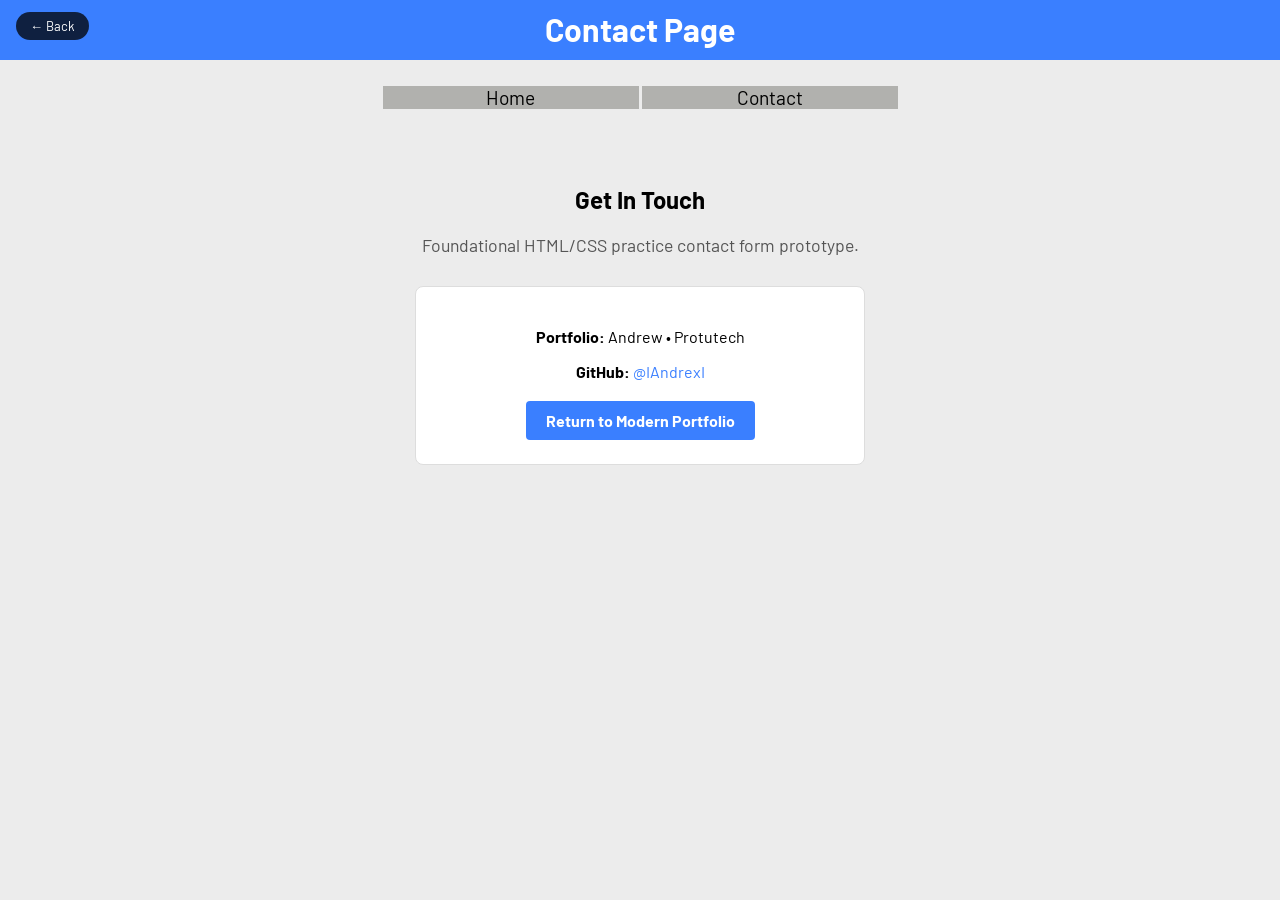
<file: archive/practice-page/contact/index.html>
<!DOCTYPE html>
<html>
    <head>
        <meta charset="UTF-8">
        <meta name="viewport" content="width=device-width">
        <title>Contact - Practice Page</title>
        <link rel="stylesheet" href="../style.css">
        <link href="https://fonts.googleapis.com/css?family=Barlow" rel="stylesheet">
    </head>
    <body>
        <a href="../index.html" style="position:fixed; top:12px; left:16px; z-index:9999; background:rgba(0,0,0,0.75); color:#fff; padding:6px 14px; border-radius:20px; font-family:'Barlow',sans-serif; font-size:13px; text-decoration:none;">← Back</a>
        <header class="fixed-bar"> <h1 class="page-title">Contact Page</h1> </header>
        <nav>
            <ul class="navigation">
                <li><a href="../index.html">Home</a></li>
                <li>Contact</li>
            </ul>
        </nav>
        <main style="padding: 40px 20px; text-align: center;">
            <h2>Get In Touch</h2>
            <p style="font-size: 1.1rem; color: #555;">Foundational HTML/CSS practice contact form prototype.</p>
            <div style="max-width: 400px; margin: 30px auto; background: white; padding: 24px; border: 1px solid #ddd; border-radius: 8px;">
                <p><strong>Portfolio:</strong> Andrew • Protutech</p>
                <p><strong>GitHub:</strong> <a href="https://github.com/IAndrexI" target="_blank" style="color: #3a7fff;">@IAndrexI</a></p>
                <div style="margin-top: 20px;">
                    <a href="/" style="display:inline-block; background: #3a7fff; color: white; padding: 10px 20px; border-radius: 4px; font-weight: bold;">Return to Modern Portfolio</a>
                </div>
            </div>
        </main>
    </body>
</html>
</file>
<file: styles.css>
/* ==========================================================================
   ANDREW PORTFOLIO - APPLE-INSPIRED DESIGN SYSTEM & STYLESHEET
   Theming synchronized with Protutech Suite & Obsidian Neon Color Palette
   Simplified navigation tabs & animated simplistic starry night background
   ========================================================================== */

/* --------------------------------------------------------------------------
   Root Variables & Color Palettes
   -------------------------------------------------------------------------- */
:root {
  /* Default: Protutech Obsidian Neon */
  --bg-app: #060913;
  --bg-surface: #0d1322;
  --bg-card: rgba(14, 21, 37, 0.72);
  --bg-card-hover: rgba(20, 30, 52, 0.88);
  --bg-card-solid: #0f172a;
  --bg-input: #080d1a;
  --bg-modal: #0c1222;
  --bg-pill: rgba(255, 255, 255, 0.06);
  --bg-pill-active: rgba(0, 242, 254, 0.16);
  
  --border-subtle: rgba(255, 255, 255, 0.08);
  --border-card: rgba(255, 255, 255, 0.11);
  --border-glow: rgba(0, 242, 254, 0.45);
  --border-active: #00f2fe;

  --text-primary: #f8fafc;
  --text-secondary: #94a3b8;
  --text-muted: #64748b;
  --text-subtle: #475569;

  --accent-primary: #00f2fe;
  --accent-secondary: #7f00ff;
  --accent-gradient: linear-gradient(135deg, #00f2fe 0%, #7f00ff 100%);
  --accent-glow: rgba(0, 242, 254, 0.35);

  --color-success: #10b981;
  --color-warning: #f59e0b;
  --color-danger: #ef4444;
  --color-purple: #a855f7;

  --font-family: -apple-system, BlinkMacSystemFont, "SF Pro Display", "SF Pro Text", "Helvetica Neue", Arial, sans-serif;
  --font-mono: ui-monospace, SFMono-Regular, Menlo, Monaco, Consolas, "Liberation Mono", "Courier New", monospace;

  --radius-xs: 6px;
  --radius-sm: 10px;
  --radius-md: 16px;
  --radius-lg: 24px;
  --radius-xl: 32px;
  --radius-pill: 9999px;

  --shadow-card: 0 10px 30px -10px rgba(0, 0, 0, 0.55), inset 0 1px 0 rgba(255, 255, 255, 0.1);
  --shadow-hover: 0 20px 45px -12px rgba(0, 0, 0, 0.75), 0 0 25px var(--accent-glow), inset 0 1px 0 rgba(255, 255, 255, 0.18);
  --shadow-glow: 0 0 35px var(--accent-glow);
  --shadow-modal: 0 35px 85px rgba(0, 0, 0, 0.9);

  --nav-height: 64px;
  --container-max: 1240px;

  --transition-fast: 0.18s cubic-bezier(0.16, 1, 0.3, 1);
  --transition-smooth: 0.35s cubic-bezier(0.16, 1, 0.3, 1);
  --transition-bounce: 0.5s cubic-bezier(0.34, 1.56, 0.64, 1);
}

/* Palette Variations */
[data-palette="adobe-classic"] {
  --bg-app: #121214;
  --bg-surface: #1c1c20;
  --bg-card: rgba(34, 34, 38, 0.72);
  --bg-card-hover: rgba(45, 45, 52, 0.88);
  --bg-card-solid: #222226;
  --bg-input: #101013;
  --bg-modal: #1c1c20;
  --accent-primary: #38bdf8;
  --accent-secondary: #818cf8;
  --accent-gradient: linear-gradient(135deg, #38bdf8, #818cf8);
  --accent-glow: rgba(56, 189, 248, 0.3);
  --border-glow: rgba(56, 189, 248, 0.45);
}

[data-palette="cyber-emerald"] {
  --bg-app: #040d0b;
  --bg-surface: #081714;
  --bg-card: rgba(12, 33, 29, 0.72);
  --bg-card-hover: rgba(18, 48, 42, 0.88);
  --bg-card-solid: #0d231f;
  --bg-input: #030a08;
  --bg-modal: #0a1c19;
  --accent-primary: #10b981;
  --accent-secondary: #06b6d4;
  --accent-gradient: linear-gradient(135deg, #10b981, #06b6d4);
  --accent-glow: rgba(16, 185, 129, 0.3);
  --border-glow: rgba(16, 185, 129, 0.45);
}

[data-palette="sunset-ember"] {
  --bg-app: #0f070d;
  --bg-surface: #1a0d17;
  --bg-card: rgba(34, 17, 30, 0.72);
  --bg-card-hover: rgba(48, 24, 43, 0.88);
  --bg-card-solid: #22111f;
  --bg-input: #0c050a;
  --bg-modal: #180c16;
  --accent-primary: #f59e0b;
  --accent-secondary: #f43f5e;
  --accent-gradient: linear-gradient(135deg, #f59e0b, #f43f5e);
  --accent-glow: rgba(245, 158, 11, 0.3);
  --border-glow: rgba(245, 158, 11, 0.45);
}

/* Light Mode Overrides */
[data-theme="light"] {
  --bg-app: #f5f5f7;
  --bg-surface: #ffffff;
  --bg-card: rgba(255, 255, 255, 0.85);
  --bg-card-hover: rgba(255, 255, 255, 0.98);
  --bg-card-solid: #ffffff;
  --bg-input: #e5e5ea;
  --bg-modal: #ffffff;
  --bg-pill: rgba(0, 0, 0, 0.05);
  --bg-pill-active: rgba(0, 122, 255, 0.12);

  --border-subtle: rgba(0, 0, 0, 0.08);
  --border-card: rgba(0, 0, 0, 0.12);
  --border-glow: rgba(0, 122, 255, 0.4);

  --text-primary: #1d1d1f;
  --text-secondary: #515154;
  --text-muted: #86868b;
  --text-subtle: #a1a1a6;

  --accent-primary: #0071e3;
  --accent-secondary: #5e5ce6;
  --accent-gradient: linear-gradient(135deg, #0071e3 0%, #5e5ce6 100%);
  --accent-glow: rgba(0, 113, 227, 0.25);

  --shadow-card: 0 8px 24px rgba(0, 0, 0, 0.08);
  --shadow-hover: 0 16px 36px rgba(0, 0, 0, 0.12), 0 0 15px rgba(0, 113, 227, 0.15);
  --shadow-modal: 0 25px 60px rgba(0, 0, 0, 0.2);
}

/* --------------------------------------------------------------------------
   Global Reset & Base
   -------------------------------------------------------------------------- */
* {
  box-sizing: border-box;
  margin: 0;
  padding: 0;
}

html {
  scroll-behavior: smooth;
  font-size: 16px;
  -webkit-text-size-adjust: 100%;
}

body {
  font-family: var(--font-family);
  background-color: var(--bg-app);
  color: var(--text-primary);
  min-height: 100vh;
  line-height: 1.5;
  overflow-x: hidden;
  -webkit-font-smoothing: antialiased;
  -moz-osx-font-smoothing: grayscale;
  transition: background-color var(--transition-smooth), color var(--transition-smooth);
}

/* --------------------------------------------------------------------------
   Animated Starry Night Canvas Background
   -------------------------------------------------------------------------- */
#starry-canvas {
  position: fixed;
  top: 0;
  left: 0;
  width: 100vw;
  height: 100vh;
  pointer-events: none;
  z-index: 0;
}

/* Ambient Cosmic Background Nebulae */
.ambient-bg {
  position: fixed;
  top: 0;
  left: 0;
  width: 100vw;
  height: 100vh;
  pointer-events: none;
  z-index: 0;
  overflow: hidden;
}

.ambient-orb {
  position: absolute;
  border-radius: 50%;
  filter: blur(140px);
  opacity: 0.22;
  transition: all 1s ease;
}

.ambient-orb-1 {
  top: -12%;
  right: 15%;
  width: 650px;
  height: 650px;
  background: var(--accent-primary);
}

.ambient-orb-2 {
  top: 35%;
  left: -12%;
  width: 550px;
  height: 550px;
  background: var(--accent-secondary);
  opacity: 0.18;
}

.ambient-orb-3 {
  bottom: -15%;
  right: -5%;
  width: 700px;
  height: 700px;
  background: var(--accent-primary);
  opacity: 0.15;
}

/* Layout Container */
.container {
  width: 100%;
  max-width: var(--container-max);
  margin: 0 auto;
  padding: 0 28px;
  position: relative;
  z-index: 1;
}

/* Section scroll margin for smooth navbar offset */
section {
  scroll-margin-top: 90px;
}

/* --------------------------------------------------------------------------
   Apple-Style Simple Glass Navbar with Tabs
   -------------------------------------------------------------------------- */
.navbar-wrapper {
  position: fixed;
  top: 16px;
  left: 0;
  right: 0;
  z-index: 1000;
  display: flex;
  justify-content: center;
  pointer-events: none;
}

.navbar {
  pointer-events: auto;
  display: flex;
  align-items: center;
  justify-content: space-between;
  gap: 20px;
  padding: 7px 14px 7px 18px;
  background: rgba(10, 16, 30, 0.75);
  backdrop-filter: blur(28px) saturate(190%);
  -webkit-backdrop-filter: blur(28px) saturate(190%);
  border: 1px solid var(--border-card);
  border-radius: var(--radius-pill);
  box-shadow: 0 12px 35px rgba(0, 0, 0, 0.5), inset 0 1px 0 rgba(255, 255, 255, 0.12);
  transition: all var(--transition-smooth);
  max-width: 95%;
}

[data-theme="light"] .navbar {
  background: rgba(255, 255, 255, 0.82);
  box-shadow: 0 10px 30px rgba(0, 0, 0, 0.08);
}

.nav-brand {
  display: flex;
  align-items: center;
  gap: 10px;
  text-decoration: none;
  color: var(--text-primary);
  font-weight: 600;
  font-size: 14px;
  letter-spacing: -0.01em;
}

.nav-logo-icon {
  width: 28px;
  height: 28px;
  border-radius: 8px;
  display: flex;
  align-items: center;
  justify-content: center;
  background: var(--accent-gradient);
  box-shadow: 0 2px 10px var(--accent-glow);
}

.nav-logo-icon svg {
  width: 17px;
  height: 17px;
  color: #ffffff;
}

/* Simple Navigation Tabs */
.nav-links {
  display: flex;
  align-items: center;
  gap: 4px;
  list-style: none;
  background: rgba(255, 255, 255, 0.03);
  padding: 3px;
  border-radius: var(--radius-pill);
  border: 1px solid rgba(255, 255, 255, 0.05);
}

.nav-link {
  display: inline-flex;
  align-items: center;
  padding: 6px 14px;
  font-size: 13px;
  font-weight: 500;
  color: var(--text-secondary);
  text-decoration: none;
  border-radius: var(--radius-pill);
  transition: all var(--transition-fast);
  cursor: pointer;
}

.nav-link:hover {
  color: var(--text-primary);
  background: var(--bg-pill);
}

.nav-link.active {
  color: var(--text-primary);
  background: rgba(255, 255, 255, 0.12);
  font-weight: 600;
  box-shadow: 0 2px 8px rgba(0, 0, 0, 0.25), inset 0 1px 0 rgba(255, 255, 255, 0.2);
}

[data-theme="light"] .nav-link.active {
  background: #ffffff;
  color: #1d1d1f;
  box-shadow: 0 2px 8px rgba(0, 0, 0, 0.08);
}

.nav-actions {
  display: flex;
  align-items: center;
  gap: 8px;
}

/* Palette Dropdown */
.palette-select {
  background: var(--bg-surface);
  color: var(--text-primary);
  border: 1px solid var(--border-subtle);
  border-radius: var(--radius-pill);
  padding: 5px 10px;
  font-size: 12px;
  font-weight: 500;
  cursor: pointer;
  outline: none;
  transition: border-color var(--transition-fast);
}

.palette-select:hover {
  border-color: var(--border-glow);
}

/* Theme Toggle Button */
.btn-icon-pill {
  background: var(--bg-pill);
  border: 1px solid var(--border-subtle);
  color: var(--text-primary);
  width: 32px;
  height: 32px;
  border-radius: 50%;
  display: flex;
  align-items: center;
  justify-content: center;
  cursor: pointer;
  transition: all var(--transition-fast);
}

.btn-icon-pill:hover {
  background: var(--border-subtle);
  transform: scale(1.05);
}

.btn-icon-pill svg {
  width: 16px;
  height: 16px;
}

.btn-pill-primary {
  display: inline-flex;
  align-items: center;
  gap: 6px;
  background: var(--accent-gradient);
  color: #ffffff;
  padding: 6px 16px;
  border-radius: var(--radius-pill);
  font-size: 13px;
  font-weight: 600;
  text-decoration: none;
  border: none;
  cursor: pointer;
  box-shadow: 0 4px 15px var(--accent-glow);
  transition: all var(--transition-fast);
}

.btn-pill-primary:hover {
  transform: translateY(-1px);
  box-shadow: 0 6px 20px var(--accent-glow);
}

/* --------------------------------------------------------------------------
   Hero Section - Apple Keynote Atmosphere
   -------------------------------------------------------------------------- */
.hero-section {
  padding-top: calc(var(--nav-height) + 70px);
  padding-bottom: 70px;
  text-align: center;
  position: relative;
}

.hero-eyebrow {
  display: inline-flex;
  align-items: center;
  gap: 8px;
  padding: 6px 16px;
  background: var(--bg-pill);
  border: 1px solid var(--border-subtle);
  border-radius: var(--radius-pill);
  font-size: 13px;
  font-weight: 600;
  color: var(--accent-primary);
  margin-bottom: 24px;
  backdrop-filter: blur(10px);
}

.hero-eyebrow-dot {
  width: 8px;
  height: 8px;
  border-radius: 50%;
  background: var(--color-success);
  box-shadow: 0 0 10px var(--color-success);
}

.hero-title {
  font-size: clamp(2.5rem, 6vw, 4.8rem);
  font-weight: 700;
  line-height: 1.08;
  letter-spacing: -0.035em;
  margin-bottom: 20px;
  max-width: 950px;
  margin-left: auto;
  margin-right: auto;
}

.gradient-text {
  background: var(--accent-gradient);
  -webkit-background-clip: text;
  -webkit-text-fill-color: transparent;
  display: inline-block;
}

.hero-subtitle {
  font-size: clamp(1.1rem, 2vw, 1.35rem);
  color: var(--text-secondary);
  max-width: 760px;
  margin: 0 auto 36px;
  line-height: 1.6;
  font-weight: 400;
}

.hero-cta-group {
  display: flex;
  align-items: center;
  justify-content: center;
  gap: 16px;
  flex-wrap: wrap;
  margin-bottom: 50px;
}

.btn-hero-primary {
  display: inline-flex;
  align-items: center;
  gap: 10px;
  background: var(--accent-gradient);
  color: #ffffff;
  padding: 12px 28px;
  border-radius: var(--radius-pill);
  font-size: 15px;
  font-weight: 600;
  text-decoration: none;
  box-shadow: 0 8px 25px var(--accent-glow);
  transition: all var(--transition-fast);
  cursor: pointer;
  border: none;
}

.btn-hero-primary:hover {
  transform: translateY(-2px) scale(1.02);
  box-shadow: 0 12px 35px var(--accent-glow);
}

.btn-hero-secondary {
  display: inline-flex;
  align-items: center;
  gap: 10px;
  background: var(--bg-card);
  color: var(--text-primary);
  border: 1px solid var(--border-card);
  padding: 12px 24px;
  border-radius: var(--radius-pill);
  font-size: 15px;
  font-weight: 500;
  text-decoration: none;
  backdrop-filter: blur(16px);
  transition: all var(--transition-fast);
  cursor: pointer;
}

.btn-hero-secondary:hover {
  background: var(--bg-card-hover);
  border-color: var(--border-glow);
  transform: translateY(-2px);
}

/* Stat Pill Grid */
.hero-stats {
  display: grid;
  grid-template-columns: repeat(auto-fit, minmax(200px, 1fr));
  gap: 16px;
  max-width: 960px;
  margin: 0 auto;
}

.stat-card {
  background: var(--bg-card);
  backdrop-filter: blur(20px);
  border: 1px solid var(--border-subtle);
  border-radius: var(--radius-md);
  padding: 18px 20px;
  display: flex;
  align-items: center;
  gap: 14px;
  text-align: left;
  transition: all var(--transition-smooth);
  box-shadow: var(--shadow-card);
}

.stat-card:hover {
  border-color: var(--border-glow);
  transform: translateY(-3px);
  box-shadow: var(--shadow-hover);
}

.stat-icon {
  width: 42px;
  height: 42px;
  border-radius: 12px;
  background: var(--bg-pill);
  display: flex;
  align-items: center;
  justify-content: center;
  color: var(--accent-primary);
  flex-shrink: 0;
}

.stat-value {
  font-size: 1.5rem;
  font-weight: 700;
  letter-spacing: -0.02em;
  color: var(--text-primary);
  line-height: 1.1;
}

.stat-label {
  font-size: 0.8rem;
  color: var(--text-muted);
  font-weight: 500;
  text-transform: uppercase;
  letter-spacing: 0.04em;
}

/* --------------------------------------------------------------------------
   Apple Scroll-Expand Showcase Section
   -------------------------------------------------------------------------- */
.showcase-section {
  padding: 60px 0 80px;
}

.section-header {
  text-align: center;
  margin-bottom: 50px;
}

.section-tag {
  font-size: 13px;
  font-weight: 600;
  color: var(--accent-primary);
  text-transform: uppercase;
  letter-spacing: 0.08em;
  margin-bottom: 10px;
  display: block;
}

.section-title {
  font-size: clamp(2rem, 4vw, 3.2rem);
  font-weight: 700;
  letter-spacing: -0.03em;
  line-height: 1.15;
  margin-bottom: 16px;
}

.section-desc {
  font-size: 1.1rem;
  color: var(--text-secondary);
  max-width: 650px;
  margin: 0 auto;
}

/* Apple-style Expandable Bento Feature Cards */
.bento-featured-grid {
  display: flex;
  flex-direction: column;
  gap: 40px;
}

/* Scroll-Driven Expandable Card */
.scroll-expand-card {
  background: var(--bg-card);
  backdrop-filter: blur(28px) saturate(180%);
  -webkit-backdrop-filter: blur(28px) saturate(180%);
  border: 1px solid var(--border-card);
  border-radius: var(--radius-lg);
  padding: 36px;
  overflow: hidden;
  box-shadow: var(--shadow-card);
  transition: all var(--transition-smooth);
  position: relative;
  cursor: pointer;
  display: grid;
  grid-template-columns: 1fr 1.25fr;
  gap: 36px;
  align-items: center;
}

.scroll-expand-card:hover {
  border-color: var(--border-glow);
  box-shadow: var(--shadow-hover);
  transform: translateY(-4px);
}

.card-content-left {
  display: flex;
  flex-direction: column;
  justify-content: center;
}

.card-badge-row {
  display: flex;
  align-items: center;
  gap: 8px;
  margin-bottom: 14px;
}

.feature-pill {
  font-size: 11px;
  font-weight: 700;
  text-transform: uppercase;
  letter-spacing: 0.06em;
  padding: 4px 10px;
  border-radius: var(--radius-pill);
  background: var(--bg-pill);
  color: var(--accent-primary);
  border: 1px solid var(--border-subtle);
}

.ecosystem-pill {
  font-size: 11px;
  font-weight: 600;
  padding: 4px 10px;
  border-radius: var(--radius-pill);
  background: rgba(127, 0, 255, 0.15);
  color: #c084fc;
}

.card-title {
  font-size: clamp(1.6rem, 2.5vw, 2.2rem);
  font-weight: 700;
  letter-spacing: -0.025em;
  line-height: 1.2;
  margin-bottom: 10px;
}

.card-subtitle {
  font-size: 1rem;
  color: var(--accent-primary);
  font-weight: 500;
  margin-bottom: 16px;
}

.card-description {
  font-size: 0.95rem;
  color: var(--text-secondary);
  line-height: 1.6;
  margin-bottom: 22px;
}

.tech-tags {
  display: flex;
  flex-wrap: wrap;
  gap: 6px;
  margin-bottom: 26px;
}

.tech-tag {
  font-size: 11px;
  font-weight: 500;
  font-family: var(--font-mono);
  padding: 4px 10px;
  background: var(--bg-pill);
  border: 1px solid var(--border-subtle);
  border-radius: var(--radius-xs);
  color: var(--text-secondary);
}

.card-actions-row {
  display: flex;
  align-items: center;
  gap: 12px;
  flex-wrap: wrap;
}

.btn-card-action {
  display: inline-flex;
  align-items: center;
  gap: 6px;
  padding: 8px 18px;
  border-radius: var(--radius-pill);
  font-size: 13px;
  font-weight: 600;
  text-decoration: none;
  cursor: pointer;
  transition: all var(--transition-fast);
}

.btn-card-action.primary {
  background: var(--accent-gradient);
  color: #ffffff;
  border: none;
  box-shadow: 0 4px 12px var(--accent-glow);
}

.btn-card-action.primary:hover {
  transform: translateY(-1px);
  box-shadow: 0 6px 18px var(--accent-glow);
}

.btn-card-action.secondary {
  background: var(--bg-pill);
  color: var(--text-primary);
  border: 1px solid var(--border-subtle);
}

.btn-card-action.secondary:hover {
  background: var(--border-subtle);
  border-color: var(--border-glow);
}

/* --------------------------------------------------------------------------
   Mini Screenshot & Application Mockup Window Component
   -------------------------------------------------------------------------- */
.app-mockup-frame {
  background: #090e1a;
  border: 1px solid rgba(255, 255, 255, 0.14);
  border-radius: var(--radius-md);
  overflow: hidden;
  box-shadow: 0 15px 35px rgba(0, 0, 0, 0.6);
  position: relative;
  display: flex;
  flex-direction: column;
  height: 280px;
  transition: transform var(--transition-smooth);
}

[data-theme="light"] .app-mockup-frame {
  background: #f8fafc;
  border-color: rgba(0, 0, 0, 0.12);
  box-shadow: 0 15px 30px rgba(0, 0, 0, 0.1);
}

.scroll-expand-card:hover .app-mockup-frame {
  transform: scale(1.02);
}

/* Window Titlebar Chrome */
.mockup-titlebar {
  background: rgba(13, 19, 34, 0.95);
  border-bottom: 1px solid rgba(255, 255, 255, 0.08);
  padding: 8px 12px;
  display: flex;
  align-items: center;
  justify-content: space-between;
  gap: 10px;
  flex-shrink: 0;
}

[data-theme="light"] .mockup-titlebar {
  background: #e2e8f0;
  border-bottom-color: rgba(0, 0, 0, 0.08);
}

.mockup-traffic-lights {
  display: flex;
  align-items: center;
  gap: 6px;
}

.traffic-light {
  width: 10px;
  height: 10px;
  border-radius: 50%;
}

.traffic-light.red { background: #ff5f56; }
.traffic-light.yellow { background: #ffbd2e; }
.traffic-light.green { background: #27c93f; }

.mockup-addressbar {
  flex: 1;
  max-width: 260px;
  background: rgba(0, 0, 0, 0.35);
  border: 1px solid rgba(255, 255, 255, 0.06);
  border-radius: var(--radius-xs);
  padding: 3px 8px;
  font-size: 10px;
  font-family: var(--font-mono);
  color: var(--accent-primary);
  text-align: center;
  overflow: hidden;
  text-overflow: ellipsis;
  white-space: nowrap;
}

[data-theme="light"] .mockup-addressbar {
  background: #ffffff;
  color: #0284c7;
  border-color: rgba(0, 0, 0, 0.1);
}

.mockup-status-dot {
  display: flex;
  align-items: center;
  gap: 5px;
  font-size: 10px;
  color: var(--color-success);
  font-weight: 600;
}

.dot-pulse {
  width: 6px;
  height: 6px;
  border-radius: 50%;
  background: var(--color-success);
  box-shadow: 0 0 6px var(--color-success);
  animation: pulse 2s infinite;
}

@keyframes pulse {
  0%, 100% { opacity: 1; transform: scale(1); }
  50% { opacity: 0.4; transform: scale(0.9); }
}

/* Mockup Content Screen */
.mockup-viewport {
  flex: 1;
  padding: 14px;
  overflow: hidden;
  display: flex;
  flex-direction: column;
  position: relative;
  background: #0b1120;
}

[data-theme="light"] .mockup-viewport {
  background: #f1f5f9;
}

/* Mockup Elements */
.mock-periodic-grid {
  display: grid;
  grid-template-columns: repeat(4, 1fr);
  gap: 6px;
  height: 100%;
}

.mock-element-cell {
  background: rgba(255, 255, 255, 0.04);
  border: 1px solid rgba(255, 255, 255, 0.08);
  border-radius: 6px;
  padding: 6px;
  display: flex;
  flex-direction: column;
  justify-content: space-between;
  transition: all 0.2s ease;
}

.mock-element-cell.highlight {
  border-color: var(--accent-primary);
  background: rgba(0, 242, 254, 0.08);
  box-shadow: 0 0 10px rgba(0, 242, 254, 0.2);
}

.element-symbol {
  font-size: 14px;
  font-weight: 800;
  color: var(--accent-primary);
  line-height: 1;
}

.element-name {
  font-size: 9px;
  color: var(--text-muted);
  white-space: nowrap;
  overflow: hidden;
  text-overflow: ellipsis;
}

.element-status {
  width: 4px;
  height: 4px;
  border-radius: 50%;
  background: var(--color-success);
  align-self: flex-end;
}

.mock-proxmox-layout {
  display: grid;
  grid-template-columns: 80px 1fr;
  gap: 10px;
  height: 100%;
}

.mock-proxmox-tree {
  background: rgba(0, 0, 0, 0.25);
  border-radius: 6px;
  padding: 6px;
  font-size: 9px;
  font-family: var(--font-mono);
  color: var(--text-muted);
  display: flex;
  flex-direction: column;
  gap: 4px;
}

.tree-node.active {
  color: #f97316;
  font-weight: 700;
}

.tree-sub {
  padding-left: 8px;
  display: flex;
  align-items: center;
  gap: 4px;
  color: var(--text-secondary);
}

.tree-sub::before {
  content: "•";
  color: var(--color-success);
  font-size: 10px;
}

.mock-proxmox-telemetry {
  display: flex;
  flex-direction: column;
  gap: 8px;
  justify-content: center;
}

.metric-bar-group {
  display: flex;
  flex-direction: column;
  gap: 3px;
}

.metric-bar-label {
  display: flex;
  justify-content: space-between;
  font-size: 9px;
  font-weight: 600;
  color: var(--text-secondary);
}

.metric-track {
  height: 6px;
  background: rgba(255, 255, 255, 0.08);
  border-radius: 3px;
  overflow: hidden;
}

.metric-fill {
  height: 100%;
  border-radius: 3px;
}

.fill-orange { background: linear-gradient(90deg, #ea580c, #f97316); }
.fill-blue { background: linear-gradient(90deg, #0284c7, #38bdf8); }
.fill-emerald { background: linear-gradient(90deg, #059669, #10b981); }

.mock-cs2-radar {
  height: 100%;
  background: radial-gradient(circle at center, #1e293b 0%, #0f172a 100%);
  border-radius: 6px;
  position: relative;
  overflow: hidden;
  border: 1px solid rgba(255, 255, 255, 0.06);
}

.radar-bombsite {
  position: absolute;
  width: 28px;
  height: 28px;
  border: 1px dashed rgba(255, 255, 255, 0.3);
  border-radius: 4px;
  display: flex;
  align-items: center;
  justify-content: center;
  font-size: 11px;
  font-weight: 800;
  color: var(--accent-primary);
}

.bombsite-a { top: 20%; right: 25%; }
.bombsite-b { bottom: 25%; left: 20%; }

.nade-arc-svg {
  position: absolute;
  top: 0;
  left: 0;
  width: 100%;
  height: 100%;
}

.mock-discord-card {
  background: #1e1f22;
  border-radius: 8px;
  padding: 10px;
  height: 100%;
  display: flex;
  flex-direction: column;
  gap: 8px;
  color: #f2f3f5;
  font-size: 10px;
}

.discord-user-row {
  display: flex;
  align-items: center;
  gap: 8px;
}

.discord-avatar-box {
  width: 32px;
  height: 32px;
  border-radius: 50%;
  background: var(--accent-gradient);
  display: flex;
  align-items: center;
  justify-content: center;
  font-weight: bold;
  color: white;
  position: relative;
}

.discord-online-dot {
  position: absolute;
  bottom: -1px;
  right: -1px;
  width: 10px;
  height: 10px;
  border-radius: 50%;
  background: #23a55a;
  border: 2px solid #1e1f22;
}

.discord-presence-box {
  background: rgba(0, 0, 0, 0.25);
  border-radius: 6px;
  padding: 8px;
  display: flex;
  gap: 8px;
  align-items: center;
}

.presence-img {
  width: 36px;
  height: 36px;
  border-radius: 6px;
  background: #5865f2;
  display: flex;
  align-items: center;
  justify-content: center;
  color: white;
  font-size: 14px;
  font-weight: 700;
}

.mock-generic-dashboard {
  height: 100%;
  display: flex;
  flex-direction: column;
  justify-content: space-between;
  gap: 8px;
}

.mock-stat-tiles {
  display: grid;
  grid-template-columns: repeat(3, 1fr);
  gap: 6px;
}

.mock-tile {
  background: rgba(255, 255, 255, 0.04);
  border: 1px solid rgba(255, 255, 255, 0.06);
  border-radius: 6px;
  padding: 6px;
  text-align: center;
}

.mock-tile-val {
  font-size: 13px;
  font-weight: 700;
  color: var(--accent-primary);
}

.mock-tile-lbl {
  font-size: 8px;
  color: var(--text-muted);
  text-transform: uppercase;
}

.mock-terminal-box {
  background: #060911;
  border-radius: 6px;
  padding: 8px;
  font-family: var(--font-mono);
  font-size: 9px;
  color: #38bdf8;
  line-height: 1.4;
  overflow: hidden;
  border: 1px solid rgba(255, 255, 255, 0.05);
}

.terminal-line {
  display: flex;
  gap: 6px;
}

.terminal-line .dim { color: var(--text-muted); }
.terminal-line .green { color: var(--color-success); }
.terminal-line .purple { color: var(--accent-secondary); }

/* --------------------------------------------------------------------------
   Interactive Category Filter Pills & Search Section
   -------------------------------------------------------------------------- */
.filter-search-bar {
  display: flex;
  flex-direction: column;
  gap: 20px;
  margin-bottom: 40px;
  background: var(--bg-card);
  backdrop-filter: blur(20px);
  border: 1px solid var(--border-card);
  border-radius: var(--radius-lg);
  padding: 18px 24px;
  box-shadow: var(--shadow-card);
}

.search-input-wrapper {
  position: relative;
  width: 100%;
}

.search-input {
  width: 100%;
  background: var(--bg-input);
  border: 1px solid var(--border-subtle);
  border-radius: var(--radius-pill);
  padding: 12px 48px 12px 42px;
  font-size: 14px;
  color: var(--text-primary);
  outline: none;
  transition: all var(--transition-fast);
}

.search-input:focus {
  border-color: var(--accent-primary);
  box-shadow: 0 0 15px var(--accent-glow);
}

.search-icon-left {
  position: absolute;
  left: 14px;
  top: 50%;
  transform: translateY(-50%);
  color: var(--text-muted);
  pointer-events: none;
}

.search-shortcut-pill {
  position: absolute;
  right: 14px;
  top: 50%;
  transform: translateY(-50%);
  background: var(--bg-pill);
  border: 1px solid var(--border-subtle);
  border-radius: 4px;
  padding: 2px 8px;
  font-size: 11px;
  font-family: var(--font-mono);
  color: var(--text-muted);
}

.category-pills-row {
  display: flex;
  align-items: center;
  gap: 8px;
  overflow-x: auto;
  padding-bottom: 4px;
  scrollbar-width: none;
}

.category-pills-row::-webkit-scrollbar {
  display: none;
}

.category-pill {
  background: var(--bg-pill);
  border: 1px solid var(--border-subtle);
  color: var(--text-secondary);
  padding: 6px 14px;
  border-radius: var(--radius-pill);
  font-size: 12px;
  font-weight: 500;
  cursor: pointer;
  white-space: nowrap;
  transition: all var(--transition-fast);
}

.category-pill:hover {
  color: var(--text-primary);
  border-color: var(--border-glow);
}

.category-pill.active {
  background: var(--accent-gradient);
  color: #ffffff;
  border-color: transparent;
  box-shadow: 0 2px 10px var(--accent-glow);
}

/* --------------------------------------------------------------------------
   All Projects Grid (Apple App Store / Gallery Aesthetic)
   -------------------------------------------------------------------------- */
.projects-gallery-grid {
  display: grid;
  grid-template-columns: repeat(auto-fill, minmax(350px, 1fr));
  gap: 28px;
  margin-bottom: 80px;
}

.project-card {
  background: var(--bg-card);
  backdrop-filter: blur(24px);
  -webkit-backdrop-filter: blur(24px);
  border: 1px solid var(--border-card);
  border-radius: var(--radius-md);
  overflow: hidden;
  display: flex;
  flex-direction: column;
  transition: all var(--transition-smooth);
  cursor: pointer;
  position: relative;
  box-shadow: var(--shadow-card);
}

.project-card:hover {
  transform: translateY(-6px);
  border-color: var(--border-glow);
  box-shadow: var(--shadow-hover);
}

.project-card-header {
  padding: 16px 18px 0;
  display: flex;
  align-items: center;
  justify-content: space-between;
}

.project-card-title-group {
  padding: 12px 18px;
  flex-grow: 1;
}

.project-card-title {
  font-size: 1.15rem;
  font-weight: 700;
  letter-spacing: -0.015em;
  color: var(--text-primary);
  margin-bottom: 4px;
}

.project-card-subtitle {
  font-size: 0.85rem;
  color: var(--text-muted);
  line-height: 1.4;
  margin-bottom: 10px;
}

.project-card-mockup-wrapper {
  padding: 0 16px;
  margin-bottom: 12px;
}

.project-card-mockup-wrapper .app-mockup-frame {
  height: 180px;
}

.project-card-body {
  padding: 0 18px 16px;
}

.project-card-desc {
  font-size: 0.88rem;
  color: var(--text-secondary);
  line-height: 1.5;
  margin-bottom: 14px;
}

.project-card-footer {
  padding: 12px 18px;
  border-top: 1px solid var(--border-subtle);
  background: rgba(0, 0, 0, 0.15);
  display: flex;
  align-items: center;
  justify-content: space-between;
}

.card-expand-hint {
  font-size: 11px;
  font-weight: 600;
  color: var(--accent-primary);
  display: flex;
  align-items: center;
  gap: 4px;
}

.project-card-links {
  display: flex;
  gap: 8px;
}

.btn-card-icon-link {
  color: var(--text-muted);
  width: 28px;
  height: 28px;
  border-radius: 50%;
  display: flex;
  align-items: center;
  justify-content: center;
  background: var(--bg-pill);
  transition: all var(--transition-fast);
}

.btn-card-icon-link:hover {
  color: var(--text-primary);
  background: var(--border-subtle);
  transform: scale(1.1);
}

/* --------------------------------------------------------------------------
   Apple-Style Full Detail Modal / Expanded Sheet
   -------------------------------------------------------------------------- */
.modal-backdrop {
  position: fixed;
  top: 0;
  left: 0;
  width: 100vw;
  height: 100vh;
  background: rgba(0, 0, 0, 0.75);
  backdrop-filter: blur(16px);
  -webkit-backdrop-filter: blur(16px);
  z-index: 2000;
  display: flex;
  align-items: center;
  justify-content: center;
  padding: 24px;
  opacity: 0;
  pointer-events: none;
  transition: opacity var(--transition-smooth);
}

.modal-backdrop.active {
  opacity: 1;
  pointer-events: auto;
}

.apple-modal {
  background: var(--bg-modal);
  border: 1px solid var(--border-card);
  border-radius: var(--radius-lg);
  width: 100%;
  max-width: 900px;
  max-height: 90vh;
  overflow-y: auto;
  box-shadow: var(--shadow-modal);
  transform: scale(0.95) translateY(20px);
  transition: all var(--transition-bounce);
  position: relative;
  padding: 36px;
}

.modal-backdrop.active .apple-modal {
  transform: scale(1) translateY(0);
}

.modal-close-btn {
  position: absolute;
  top: 20px;
  right: 20px;
  background: var(--bg-pill);
  border: 1px solid var(--border-subtle);
  color: var(--text-muted);
  width: 36px;
  height: 36px;
  border-radius: 50%;
  display: flex;
  align-items: center;
  justify-content: center;
  cursor: pointer;
  transition: all var(--transition-fast);
  z-index: 10;
}

.modal-close-btn:hover {
  color: var(--text-primary);
  background: var(--border-subtle);
  transform: scale(1.1);
}

.modal-header-meta {
  display: flex;
  align-items: center;
  gap: 10px;
  margin-bottom: 12px;
}

.modal-title {
  font-size: clamp(1.8rem, 3vw, 2.4rem);
  font-weight: 700;
  letter-spacing: -0.025em;
  margin-bottom: 6px;
}

.modal-subtitle {
  font-size: 1.1rem;
  color: var(--accent-primary);
  margin-bottom: 24px;
}

.modal-mockup-container {
  margin-bottom: 28px;
}

.modal-mockup-container .app-mockup-frame {
  height: 320px;
}

.modal-section-title {
  font-size: 1.1rem;
  font-weight: 700;
  letter-spacing: -0.01em;
  margin: 24px 0 12px;
  display: flex;
  align-items: center;
  gap: 8px;
}

.modal-description {
  font-size: 0.98rem;
  color: var(--text-secondary);
  line-height: 1.7;
  margin-bottom: 20px;
}

.resume-bullets-list {
  list-style: none;
  display: flex;
  flex-direction: column;
  gap: 12px;
  margin-bottom: 28px;
}

.resume-bullet-item {
  display: flex;
  gap: 12px;
  font-size: 0.92rem;
  color: var(--text-secondary);
  line-height: 1.55;
  background: var(--bg-pill);
  padding: 12px 16px;
  border-radius: var(--radius-sm);
  border-left: 3px solid var(--accent-primary);
}

.modal-cta-footer {
  display: flex;
  align-items: center;
  justify-content: flex-end;
  gap: 14px;
  padding-top: 20px;
  border-top: 1px solid var(--border-subtle);
  margin-top: 20px;
}

/* --------------------------------------------------------------------------
   Resume Modal & Print Layout
   -------------------------------------------------------------------------- */
.resume-modal-content {
  max-width: 820px;
}

.resume-header-block {
  text-align: center;
  border-bottom: 1px solid var(--border-subtle);
  padding-bottom: 24px;
  margin-bottom: 28px;
}

.resume-name {
  font-size: 2.2rem;
  font-weight: 800;
  letter-spacing: -0.03em;
  margin-bottom: 4px;
}

.resume-role-tag {
  font-size: 1.1rem;
  color: var(--accent-primary);
  font-weight: 600;
  margin-bottom: 12px;
}

.resume-contact-row {
  display: flex;
  align-items: center;
  justify-content: center;
  gap: 20px;
  font-size: 13px;
  color: var(--text-secondary);
  flex-wrap: wrap;
}

.resume-skill-category {
  margin-bottom: 20px;
}

.resume-skill-cat-title {
  font-size: 0.85rem;
  font-weight: 700;
  color: var(--accent-primary);
  text-transform: uppercase;
  letter-spacing: 0.05em;
  margin-bottom: 8px;
}

/* --------------------------------------------------------------------------
   Footer Section
   -------------------------------------------------------------------------- */
.footer {
  border-top: 1px solid var(--border-subtle);
  padding: 60px 0 40px;
  margin-top: 80px;
  background: rgba(0, 0, 0, 0.2);
  text-align: center;
  position: relative;
  z-index: 1;
}

.footer-brand {
  display: flex;
  align-items: center;
  justify-content: center;
  gap: 10px;
  font-size: 1.2rem;
  font-weight: 700;
  margin-bottom: 12px;
}

.footer-tagline {
  color: var(--text-muted);
  font-size: 0.9rem;
  max-width: 500px;
  margin: 0 auto 24px;
}

.footer-links-row {
  display: flex;
  align-items: center;
  justify-content: center;
  gap: 24px;
  margin-bottom: 30px;
  flex-wrap: wrap;
}

.footer-link {
  color: var(--text-secondary);
  text-decoration: none;
  font-size: 14px;
  transition: color var(--transition-fast);
}

.footer-link:hover {
  color: var(--accent-primary);
}

.footer-copy {
  font-size: 12px;
  color: var(--text-muted);
}

/* --------------------------------------------------------------------------
   Responsive Breakpoints
   -------------------------------------------------------------------------- */
@media (max-width: 900px) {
  .scroll-expand-card {
    grid-template-columns: 1fr;
    padding: 24px;
    gap: 24px;
  }

  .nav-links {
    display: none;
  }

  .projects-gallery-grid {
    grid-template-columns: 1fr;
  }
}

@media (max-width: 600px) {
  .container {
    padding: 0 16px;
  }

  .navbar {
    padding: 6px 10px;
  }

  .hero-cta-group {
    flex-direction: column;
    width: 100%;
  }

  .btn-hero-primary, .btn-hero-secondary {
    width: 100%;
    justify-content: center;
  }

  .apple-modal {
    padding: 20px;
  }
}

/* Prevent Page Download / Printing */
@media print {
  html, body {
    display: none !important;
    visibility: hidden !important;
  }
}

/* UI Asset Protection */
img, svg, canvas {
  -webkit-user-drag: none;
  user-select: none;
}
</file>
<file: archive/practice-page/style.css>
﻿html {
    background-color: rgb(236, 236, 236);
    font-family: 'Barlow', sans-serif;
    font-size: 100%;
}

body {
    margin: 0;
}

a {
   text-decoration: none;
   color: black; 
}

a:active {
    color: #fa923f;
}

img:hover {
    cursor: pointer;
}

/*header*/

.fixed-bar {
    height: 70px;

}
.page-title {
    position: fixed;
    top: 0;
    width: 100%;
    height: 40px;
    background-color: #3a7fff;
    color: white;
    padding: 10px 0;
    margin: 0;
    text-align: center;
    font-size: 32px;
    font-size: 2rem;
}

/*nav*/
.navigation {
    text-align: center;
    padding: 0;
}


.navigation li {
    display: inline-block;
    width: 20%;
    background-color: rgb(177, 177, 174);
    font-size: 16px;
    font-size: 0.9rem;
}


/*main*/
.trip-text {
    display: none;
}


.trip-images {
    display: flex;
    flex-wrap: wrap;
}

.trip-images img {
    width: 100%;
    height: 100%;
} 

.feedback {
    position: relative;
    bottom: 18.4px;
    background-color: #3a7fff;
    color: white;
    text-align: center;
    margin: 0;
    font-size: 16px;
    font-size: 1rem;
}

/*footer*/
.review-clients {
    display: flex;
    align-items: center;
    justify-content: center;
    flex-wrap: wrap;
    border: 1px solid black;
    background-color: white;
    margin: 10px;
}

.review-clients img {
    width: 120px;
}

.review-clients p {
    width: 350px;
    text-align: center;
    font-size: 16px;
    font-size: 1rem;
}

@media (min-width: 400px){
    .navigation li {
        font-size: 1.2rem;
    }
}

@media (min-width: 700px){
    .trip-images img {
        width: 50%;
    } 
    
    .trip-text {
        background-color: #fa923f;
        padding: 0;
        display: flex;
    }

    .trip-text p {
        background-color: #3a7fff;
        color: white;
        text-align: center;
        margin: 0;
        width: 50%;
        font-size: 16px;
        font-size: 1rem;
    }
}
</file>
